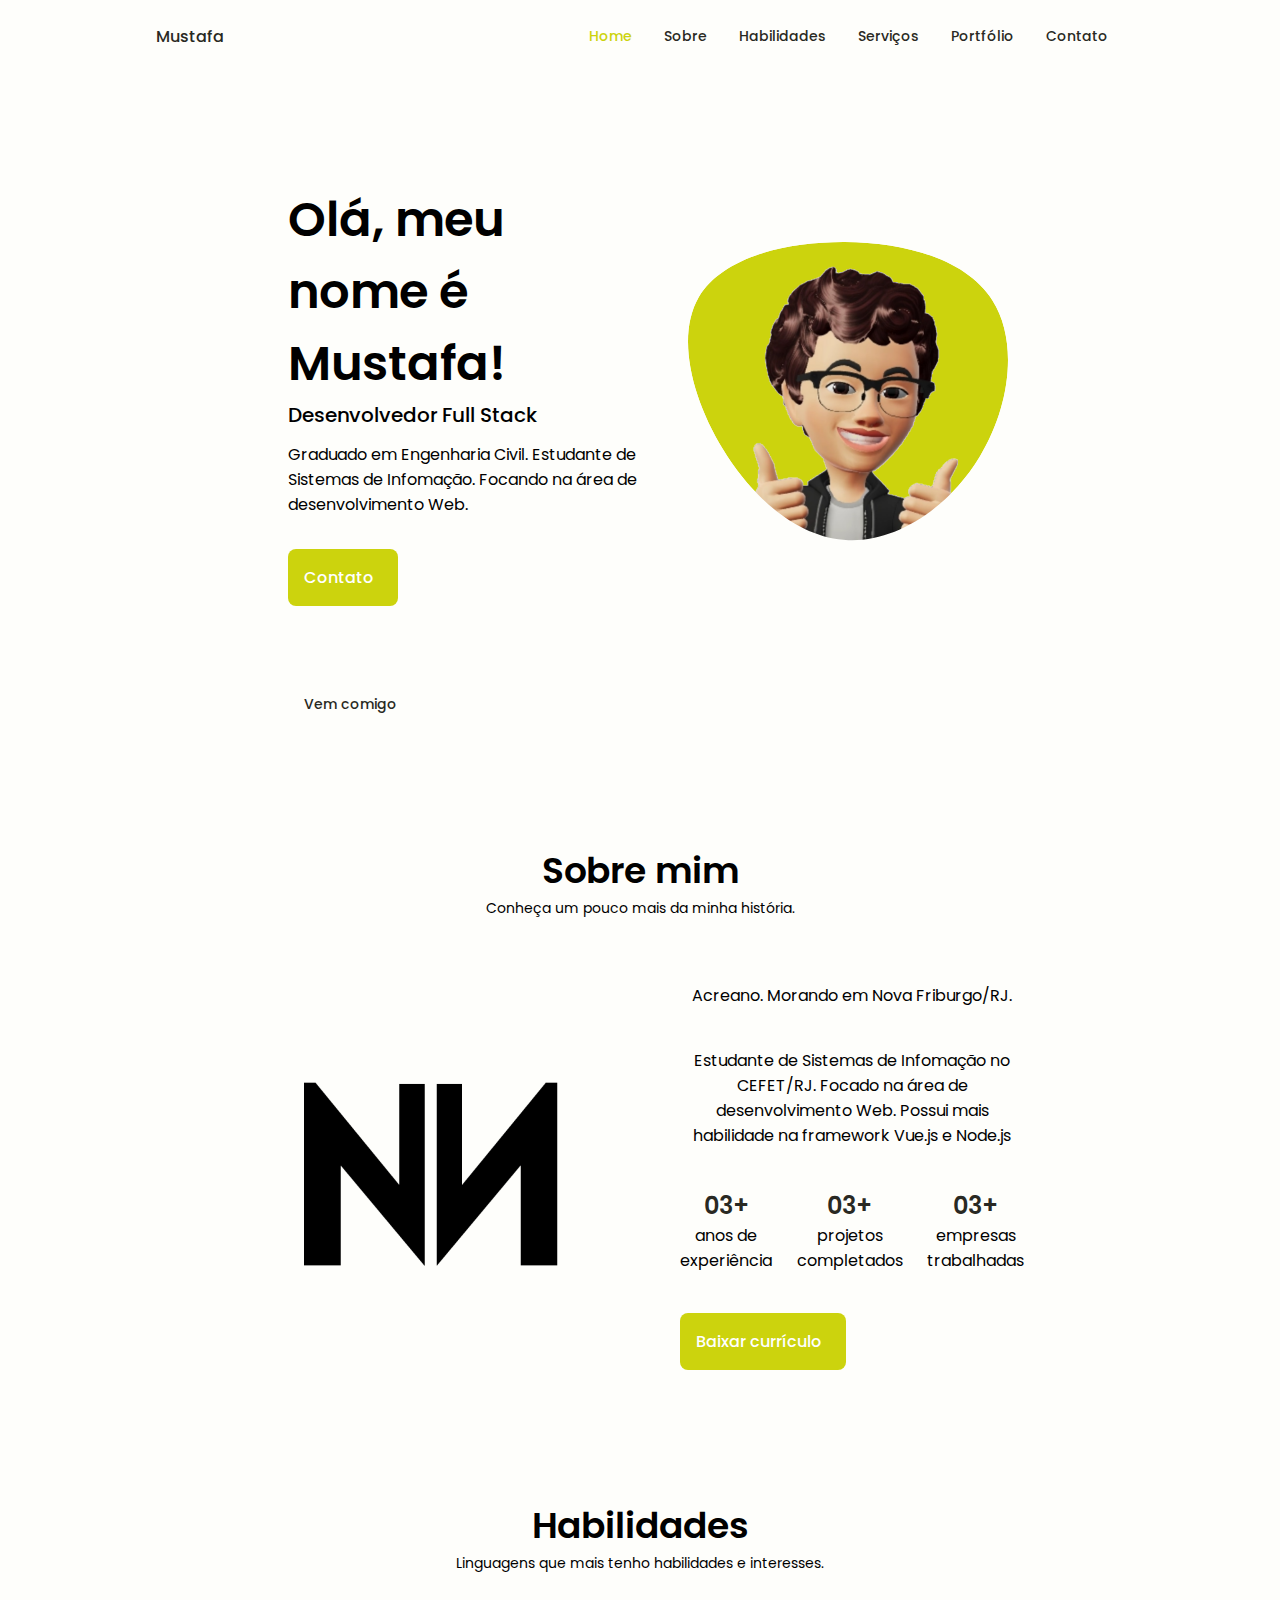
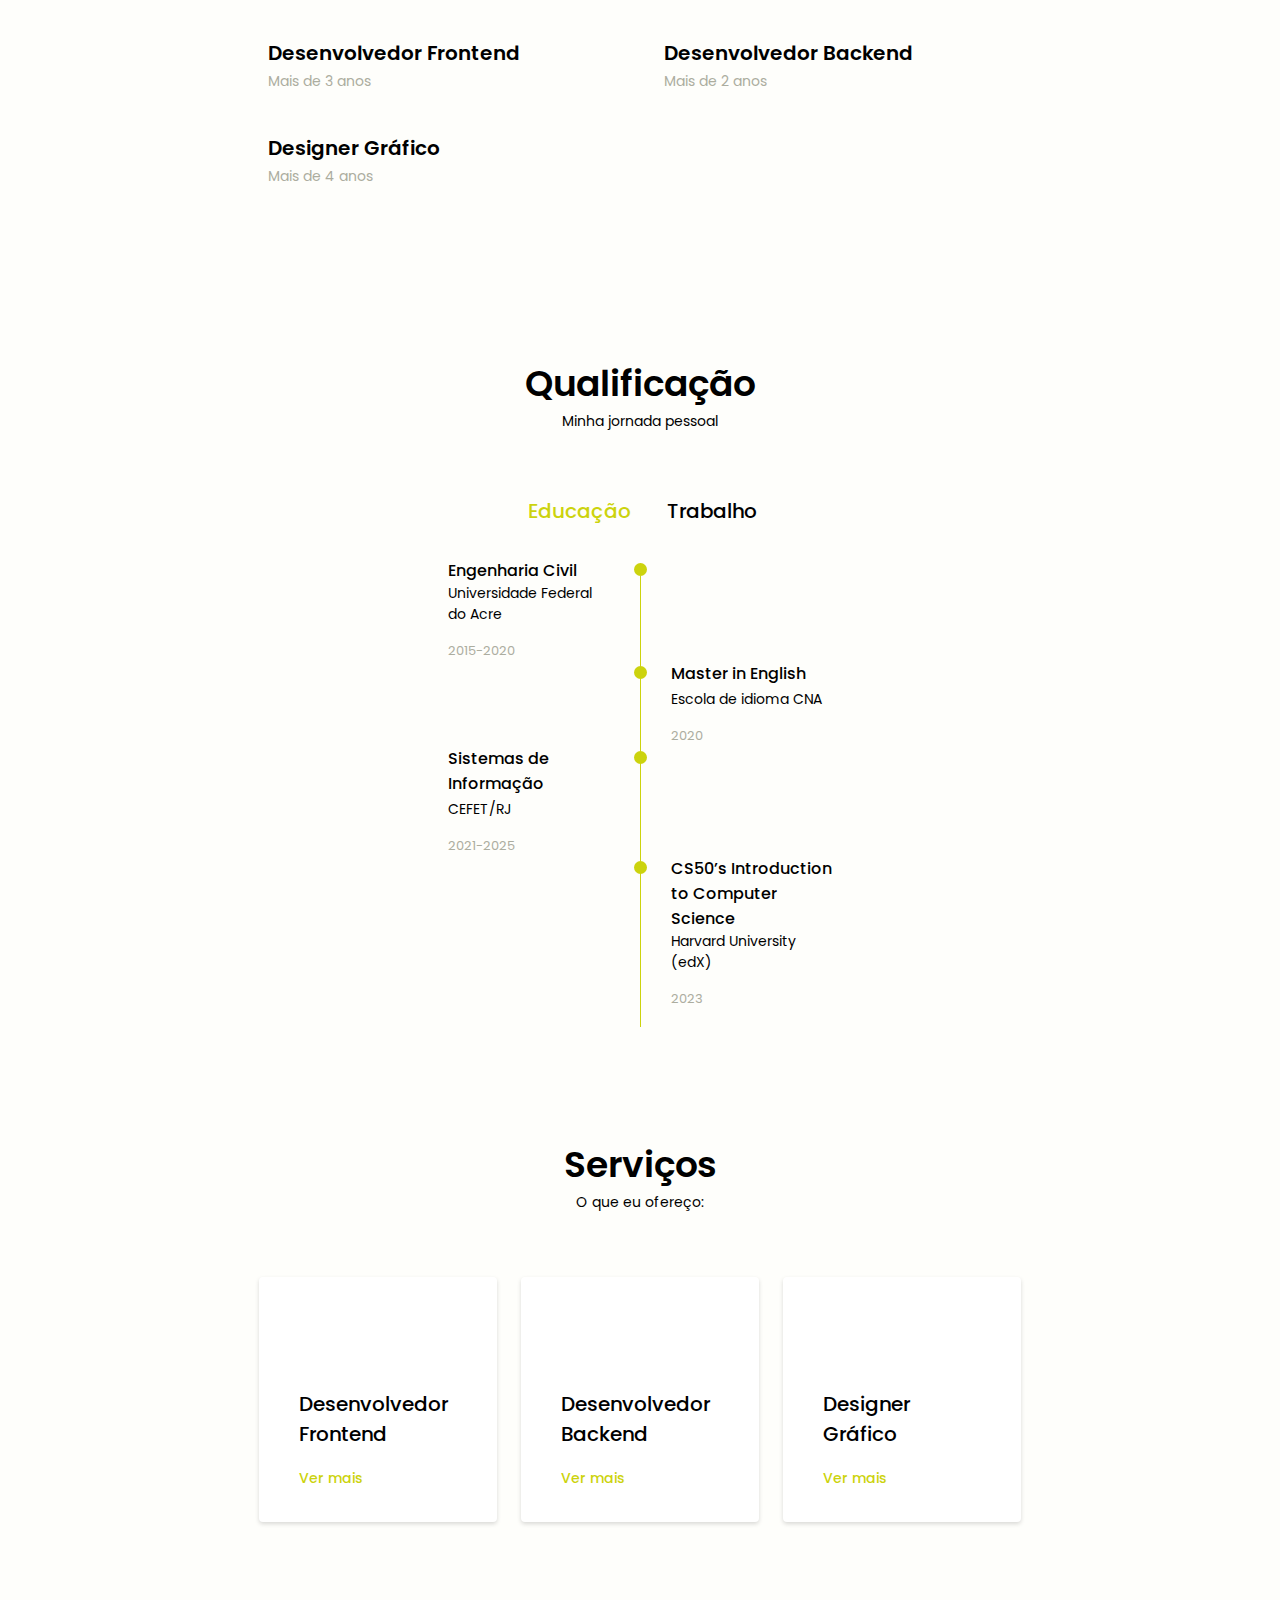
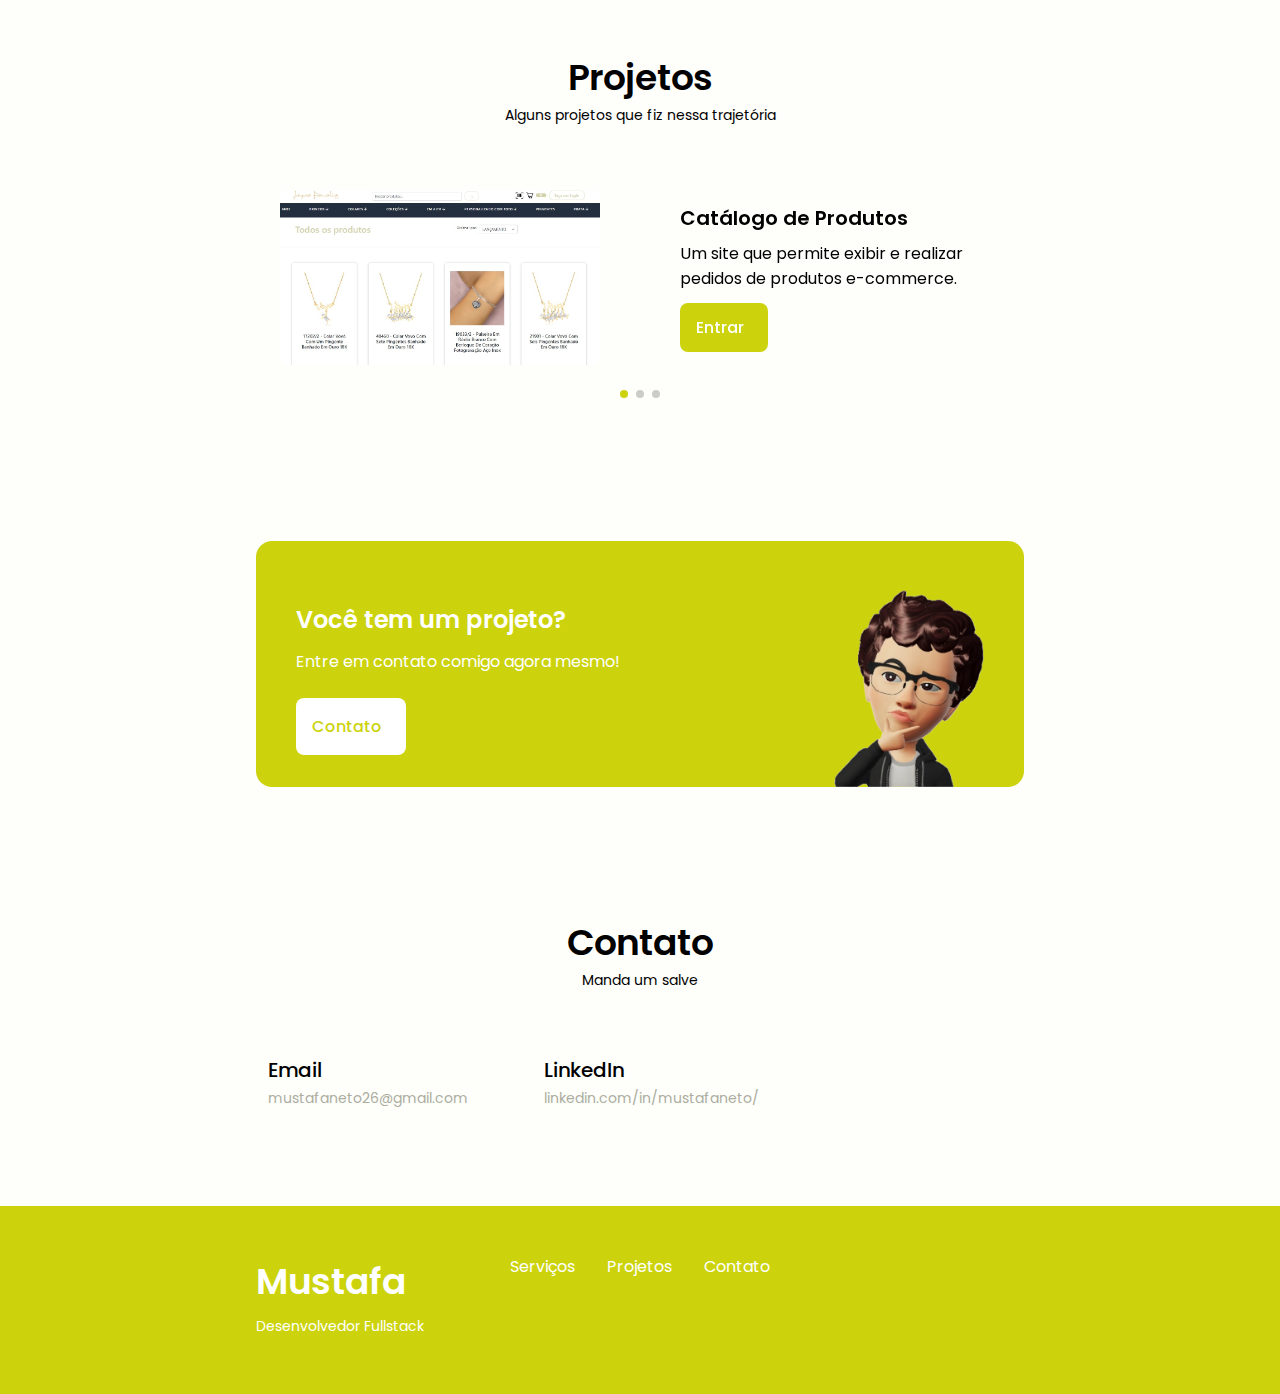
<file: index.html>
<!DOCTYPE html>
<html lang="pt-br">
  <head>
    <meta charset="UTF-8" />
    <meta http-equiv="X-UA-Compatible" content="IE=edge" />
    <meta name="viewport" content="width=device-width, initial-scale=1.0" />
    <title>Mustafa Neto | Full Stack Developer</title>

    <link
      rel="stylesheet"
      href="https://unicons.iconscout.com/release/v4.0.0/css/line.css"
    />
    <link rel="stylesheet" href="./assets/css/swiper-bundle.min.css" />

    <link rel="stylesheet" href="/assets/css/style.css" />
  </head>

  <body>
    <header class="header" id="header">
      <nav class="nav container">
        <a href="" class="nav__logo">Mustafa</a>

        <div class="nav__menu" id="nav-menu">
          <ul class="nav__list grid">
            <li class="nav__item">
              <a href="#home" class="nav__link active-link">
                <i class="uil uil-estate nav__icon"></i>
                Home
              </a>
            </li>

            <li class="nav__item">
              <a href="#about" class="nav__link">
                <i class="uil uil-user nav__icon"></i>
                Sobre
              </a>
            </li>

            <li class="nav__item">
              <a href="#skills" class="nav__link">
                <i class="uil uil-file-alt nav__icon"></i>
                Habilidades
              </a>
            </li>

            <li class="nav__item">
              <a href="#services" class="nav__link">
                <i class="uil uil-briefcase-alt nav__icon"></i>
                Serviços
              </a>
            </li>

            <li class="nav__item">
              <a href="#portfolio" class="nav__link">
                <i class="uil uil-scenery nav__icon"></i>
                Portfólio
              </a>
            </li>

            <li class="nav__item">
              <a href="#contact" class="nav__link">
                <i class="uil uil-message nav__icon"></i>
                Contato
              </a>
            </li>
          </ul>

          <i class="uil uil-times nav__close" id="nav-close"></i>
        </div>

        <div class="nav__btns">
          <i class="uil uil-moon change-theme" id="theme-button"></i>

          <div class="nav__toggle" id="nav-toggle">
            <i class="uil uil-apps"></i>
          </div>
        </div>
      </nav>
    </header>

    <main class="main">
      <section class="home section" id="home">
        <div class="home__container container grid">
          <div class="home__content grid">
            <div class="home__social">
              <a
                href="https://www.linkedin.com/in/mustafaneto"
                target="_blank"
                class="home__social-icon"
              >
                <i class="uil uil-linkedin"></i>
              </a>

              <a
                href="https://github.com/mustafaneto"
                target="_blank"
                class="home__social-icon"
              >
                <i class="uil uil-github"></i>
              </a>

             
            </div>

            <div class="home__img">
              <svg
                class="home__blob"
                viewBox="0 0 200 187"
                xmlns="http://www.w3.org/2000/svg"
                xmlns:xlink="http://www.w3.org/1999/xlink"
              >
                <mask id="mask0" mask-type="alpha">
                  <path
                    d="M190.312 36.4879C206.582 62.1187 201.309 102.826 182.328 134.186C163.346 165.547 
      130.807 187.559 100.226 186.353C69.6454 185.297 41.0228 161.023 21.7403 129.362C2.45775 
      97.8511 -7.48481 59.1033 6.67581 34.5279C20.9871 10.1032 59.7028 -0.149132 97.9666 
      0.00163737C136.23 0.303176 174.193 10.857 190.312 36.4879Z"
                  ></path>
                </mask>

                <g mask="url(#mask0)">
                  <path
                    d="M190.312 36.4879C206.582 62.1187 201.309 102.826 182.328 134.186C163.346 
      165.547 130.807 187.559 100.226 186.353C69.6454 185.297 41.0228 161.023 21.7403 
      129.362C2.45775 97.8511 -7.48481 59.1033 6.67581 34.5279C20.9871 10.1032 59.7028 
      -0.149132 97.9666 0.00163737C136.23 0.303176 174.193 10.857 190.312 36.4879Z"
                  ></path>

                  <image
                    class="home__blob-img"
                    x="-50"
                    y="-150"
                    id="profile-image"
                    href="./assets/imagens/perfil.png"
                  ></image>
                </g>
              </svg>
            </div>

            <div class="home__data">
              <h1 class="home__title">Olá, meu nome é Mustafa!</h1>

              <h3 class="home__subtitle">Desenvolvedor Full Stack</h3>

              <p class="home__description">
                Graduado em Engenharia Civil. Estudante de Sistemas de
                Infomação. Focando na área de desenvolvimento Web.
              </p>

              <a href="#contact" class="button button--flex">
                Contato

                <i class="uil uil-message button__icon"></i>
              </a>
            </div>
          </div>

          <div class="home__scroll">
            <a href="#sobre" class="home__scroll-button button--flex">
              <i class="uil uil-mouse-alt home__scroll-mouse"></i>

              <span class="home__scroll-name">Vem comigo</span>

              <i class="uil uil-arrow-down home__scroll-arrow"></i>
            </a>
          </div>
        </div>
      </section>

      <section class="about section" id="about">
        <h2 class="section__title">Sobre mim</h2>

        <span class="section__subtitle">
          Conheça um pouco mais da minha história.
        </span>

        <div class="about__container container grid">
          <img
            id="imagemLogo"
            src="/assets/imagens/logo/logo-semfundo.png"
            alt=""
            class="about__img"
          />

          <div class="about__data">
            <p class="about__description">
              Acreano. Morando em Nova Friburgo/RJ.
            </p>

            <p class="about__description">
              Estudante de Sistemas de Infomação no CEFET/RJ. Focado na área de
              desenvolvimento Web. Possui mais habilidade na framework Vue.js e Node.js
            </p>

            <div class="about__info">
              <div>
                <span class="about__info-title">03+</span>

                <span class="about__info-name">
                  anos de

                  <br />
                  experiência
                </span>
              </div>

              <div>
                <span class="about__info-title">03+</span>

                <span class="about__info-name">
                  projetos

                  <br />
                  completados
                </span>
              </div>

              <div>
                <span class="about__info-title">03+</span>

                <span class="about__info-name">
                  empresas

                  <br />
                  trabalhadas
                </span>
              </div>
            </div>

            <div class="about__buttons">
              <a
                download=""
                href="assets/pdf/Mustafa_Ribeiro_CV-PT.pdf"
                class="button button--flex"
              >
                Baixar currículo

                <i class="uil uil-file-download button__icon"></i>
              </a>
            </div>
          </div>
        </div>
      </section>

      <section class="skills section" id="skills">
        <h2 class="section__title">Habilidades</h2>

        <span class="section__subtitle">
          Linguagens que mais tenho habilidades e interesses.
        </span>

        <div class="skills__container container grid">
          <div class="class">
            <div class="skills__content skills__close">
              <div class="skills_header">
                <i class="uil uil-brackets-curly skills__icon"></i>

                <div>
                  <h1 class="skills__title">Desenvolvedor Frontend</h1>

                  <span class="skills__subtitle">Mais de 3 anos</span>
                </div>

                <i class="uil uil-angle-down skills__arrow"></i>
              </div>

              <div class="skills__list grid">
                <div class="skills__data">
                  <div class="skills__titles">
                    <h3 class="skills__name">Vue.js</h3>
                  </div>

                  <div class="skills__bar">
                    <span class="skills__percentage skills__vue"></span>
                  </div>
                </div>

                <div class="skills__data">
                  <div class="skills__titles">
                    <h3 class="skills__name">Vuetify</h3>
                  </div>

                  <div class="skills__bar">
                    <span class="skills__percentage skills__vue"></span>
                  </div>
                </div>

                <div class="skills__data">
                  <div class="skills__titles">
                    <h3 class="skills__name">Tailwind</h3>
                  </div>

                  <div class="skills__bar">
                    <span class="skills__percentage skills__vue"></span>
                  </div>
                </div>
              </div>
            </div>
          </div>

          <div>
            <div class="skills__content skills__close">
              <div class="skills_header">
                <i class="uil uil-server-network skills__icon"></i>

                <div>
                  <h1 class="skills__title">Desenvolvedor Backend</h1>

                  <span class="skills__subtitle">Mais de 2 anos</span>
                </div>

                <i class="uil uil-angle-down skills__arrow"></i>
              </div>

              <div class="skills__list grid">
                <div class="skills__data">
                  <div class="skills__titles">
                    <h3 class="skills__name">C#</h3>
                  </div>

                  <div class="skills__bar">
                    <span class="skills__percentage skills__csharp"></span>
                  </div>
                </div>

                <div class="skills__data">
                  <div class="skills__titles">
                    <h3 class="skills__name">MySQL</h3>
                  </div>

                  <div class="skills__bar">
                    <span class="skills__percentage skills__mysql"></span>
                  </div>
                </div>

                <div class="skills__data">
                  <div class="skills__titles">
                    <h3 class="skills__name">Node.js</h3>
                  </div>

                  <div class="skills__bar">
                    <span class="skills__percentage skills__nodejs"></span>
                  </div>
                </div>
              </div>
            </div>
          </div>

          <div>
            <div class="skills__content skills__close">
              <div class="skills_header">
                <i class="uil uil-swatchbook skills__icon"></i>

                <div>
                  <h1 class="skills__title">Designer Gráfico</h1>

                  <span class="skills__subtitle">Mais de 4 anos</span>
                </div>

                <i class="uil uil-angle-down skills__arrow"></i>
              </div>

              <div class="skills__list grid">
                <div class="skills__data">
                  <div class="skills__titles">
                    <h3 class="skills__name">Canva</h3>
                  </div>

                  <div class="skills__bar">
                    <span class="skills__percentage skills__canva"></span>
                  </div>
                </div>

                <div class="skills__data">
                  <div class="skills__titles">
                    <h3 class="skills__name">Photoshop</h3>
                  </div>

                  <div class="skills__bar">
                    <span class="skills__percentage skills__photoshop"></span>
                  </div>
                </div>
              </div>
            </div>
          </div>
        </div>
      </section>

      <section class="qualification section">
        <h2 class="section__title">Qualificação</h2>

        <span class="section__subtitle">Minha jornada pessoal</span>

        <div class="qualification__container container">
          <div class="qualification__tabs">
            <div
              class="qualification__button button--flex qualification__active"
              data-target="#education"
            >
              <i class="uil uil-graduation-cap qualification__icon"></i>
              Educação
            </div>

            <div class="qualification__button button--flex" data-target="#work">
              <i class="uil uil-briefcase-alt qualification__icon"></i>
              Trabalho
            </div>
          </div>

          <div class="qualification__sections">
            <!-- ==========================QUALIFICATION CONTENT 1========================= -->

            <div
              class="qualification__content qualification__active"
              data-content="data-content"
              id="education"
            >
              <!-- ==========================QUALIFICATION 1========================= -->

              <div class="qualification__data">
                <div>
                  <h3 class="qualification__title">Engenharia Civil</h3>

                  <span class="qualification__subtitle"
                    >Universidade Federal do Acre</span
                  >

                  <div class="qualification__calendar">
                    <i class="uil uil-calendar-alt"></i>
                    2015-2020
                  </div>
                </div>

                <div>
                  <span class="qualification__rounder"></span>
                  <span class="qualification__line"></span>
                </div>
              </div>

              <!-- ==========================QUALIFICATION 2========================= -->

              <div class="qualification__data">
                <div></div>

                <div>
                  <span class="qualification__rounder"></span>
                  <span class="qualification__line"></span>
                </div>

                <div>
                  <h3 class="qualification__title">Master in English</h3>

                  <span class="qualification__subtitle"
                    >Escola de idioma CNA</span
                  >

                  <div class="qualification__calendar">
                    <i class="uil uil-calendar-alt"></i>
                    2020
                  </div>
                </div>
              </div>

              <!-- ==========================QUALIFICATION 3========================= -->

              <div class="qualification__data">
                <div>
                  <h3 class="qualification__title">Sistemas de Informação</h3>

                  <span class="qualification__subtitle">CEFET/RJ</span>

                  <div class="qualification__calendar">
                    <i class="uil uil-calendar-alt"></i>
                    2021-2025
                  </div>
                </div>

                <div>
                  <span class="qualification__rounder"></span>
                  <span class="qualification__line"></span>
                </div>
              </div>

              <!-- ==========================QUALIFICATION 4========================= -->

              <div class="qualification__data">
                <div></div>

                <div>
                  <span class="qualification__rounder"></span>
                  <span class="qualification__line"></span>
                </div>

                <div>
                  <h3 class="qualification__title">
                    CS50’s Introduction to Computer Science
                  </h3>

                  <span class="qualification__subtitle"
                    >Harvard University (edX)
                  </span>

                  <div class="qualification__calendar">
                    <i class="uil uil-calendar-alt"></i>
                    2023
                  </div>
                </div>
              </div>
            </div>

            <!-- ==========================QUALIFICATION CONTENT 2========================= -->

            <div
              class="qualification__content"
              data-content="data-content"
              id="work"
            >
              <!-- ==========================QUALIFICATION 1========================= -->

              <div class="qualification__data">
                <div>
                  <h3 class="qualification__title">Estagiário Frontend</h3>

                  <span class="qualification__subtitle">Cirius ERP</span>

                  <div class="qualification__calendar">
                    <i class="uil uil-calendar-alt"></i>
                    2021-2023
                  </div>
                </div>

                <div>
                  <span class="qualification__rounder"></span>
                  <span class="qualification__line"></span>
                </div>
              </div>

              <!-- ==========================QUALIFICATION 2========================= -->

              <div class="qualification__data">
                <div></div>

                <div>
                  <span class="qualification__rounder"></span>
                  <span class="qualification__line"></span>
                </div>

                <div>
                  <h3 class="qualification__title">Programador Full Stack</h3>

                  <span class="qualification__subtitle">Cirius ERP </span>

                  <div class="qualification__calendar">
                    <i class="uil uil-calendar-alt"></i>
                    2023 - 2024
                  </div>
                </div>
              </div>

               <!-- ==========================QUALIFICATION 3========================= -->

               <div class="qualification__data">
                <div>
                  <h3 class="qualification__title">Desenvolvedor FullStack</h3>

                  <span class="qualification__subtitle">A4PM</span>

                  <div class="qualification__calendar">
                    <i class="uil uil-calendar-alt"></i>
                    2024-presente
                  </div>
                </div>

                <div>
                  <span class="qualification__rounder"></span>
                  <span class="qualification__line"></span>
                </div>
              </div>
            </div>
          </div>
        </div>
      </section>

      <section class="services section" id="services">
        <h2 class="section__title">Serviços</h2>
        <span class="section__subtitle">O que eu ofereço:</span>

        <div class="services__container container grid">
          <!-- Serviço 1 -->
          <div class="services__content">
            <div>
              <i class="uil uil-brackets-curly services__icon"></i>
              <h3 class="services__title">
                Desenvolvedor <br />
                Frontend
              </h3>
            </div>

            <span
              class="button button--flex button--small button--link services__button"
            >
              Ver mais
              <i class="uil uil-arrow-right button__icon"></i>
            </span>

            <div class="services__modal">
              <div class="services__modal-content">
                <h4 class="services__modal-title">
                  Desenvolvedor <br />
                  Frontend
                </h4>
                <i class="uil uil-times services__modal-close"></i>

                <ul class="services__modal-services grid">
                  <li class="services__modal-service">
                    <i class="uil uil-check-circle services__modal-icon"></i>
                    <p>
                      Projetar e desenvolver layouts e interfaces de usuário.
                    </p>
                  </li>
                  <li class="services__modal-service">
                    <i class="uil uil-check-circle services__modal-icon"></i>
                    <p>Implementar interações e efeitos visuais.</p>
                  </li>
                  <li class="services__modal-service">
                    <i class="uil uil-check-circle services__modal-icon"></i>
                    <p>Otimizar o desempenho da interface do usuário.</p>
                  </li>
                  <li class="services__modal-service">
                    <i class="uil uil-check-circle services__modal-icon"></i>
                    <p>
                      Garantir a acessibilidade, compatibilidade com navegadores
                      e responsividade da interface do usuário.
                    </p>
                  </li>
                </ul>
              </div>
            </div>
          </div>
          <!-- Serviço 2 -->
          <div class="services__content">
            <div>
              <i class="uil uil-server-network services__icon"></i>
              <h3 class="services__title">
                Desenvolvedor <br />
                Backend
              </h3>
            </div>

            <span
              class="button button--flex button--small button--link services__button"
            >
              Ver mais
              <i class="uil uil-arrow-right button__icon"></i>
            </span>

            <div class="services__modal">
              <div class="services__modal-content">
                <h4 class="services__modal-title">
                  Desenvolvedor <br />
                  Backend
                </h4>
                <i class="uil uil-times services__modal-close"></i>

                <ul class="services__modal-services grid">
                  <li class="services__modal-service">
                    <i class="uil uil-check-circle services__modal-icon"></i>
                    <p>Criação e manuntenção de APIs.</p>
                  </li>
                  <li class="services__modal-service">
                    <i class="uil uil-check-circle services__modal-icon"></i>
                    <p>Criação e manuntenção de banco de dados.</p>
                  </li>
                  <li class="services__modal-service">
                    <i class="uil uil-check-circle services__modal-icon"></i>
                    <p>Implementação de lógica de negócios.</p>
                  </li>
                  <li class="services__modal-service">
                    <i class="uil uil-check-circle services__modal-icon"></i>
                    <p>Garantir a segurança e disponibilidade dos sistemas.</p>
                  </li>
                </ul>
              </div>
            </div>
          </div>
          <!-- Serviço 3 -->
          <div class="services__content">
            <div>
              <i class="uil uil-swatchbook services__icon"></i>
              <h3 class="services__title">
                Designer <br />
                Gráfico
              </h3>
            </div>

            <span
              class="button button--flex button--small button--link services__button"
            >
              Ver mais
              <i class="uil uil-arrow-right button__icon"></i>
            </span>

            <div class="services__modal">
              <div class="services__modal-content">
                <h4 class="services__modal-title">
                  Designer <br />
                  Gráfico
                </h4>
                <i class="uil uil-times services__modal-close"></i>

                <ul class="services__modal-services grid">
                  <li class="services__modal-service">
                    <i class="uil uil-check-circle services__modal-icon"></i>
                    <p>Criação de conceitos visuais e layouts.</p>
                  </li>
                  <li class="services__modal-service">
                    <i class="uil uil-check-circle services__modal-icon"></i>
                    <p>
                      Projetar elementos gráficos, tais como logotipos, ícones,
                      ilustrações e imagens.
                    </p>
                  </li>
                  <li class="services__modal-service">
                    <i class="uil uil-check-circle services__modal-icon"></i>
                    <p>
                      Selecionar e utilizar cores, tipografia, imagens e outros
                      elementos visuais para criar uma aparência coerente e
                      atraente.
                    </p>
                  </li>
                  <li class="services__modal-service">
                    <i class="uil uil-check-circle services__modal-icon"></i>
                    <p>Edição de imagens e vídeos.</p>
                  </li>
                </ul>
              </div>
            </div>
          </div>
        </div>
      </section>

      <section class="portfolio section" id="portfolio">
        <h2 class="section__title">Projetos</h2>
        <span class="section__subtitle">
          Alguns projetos que fiz nessa trajetória
        </span>

        <div class="portfolio__container container swiper mySwiper">
          <div class="swiper-wrapper">
            <!-- PORTFOLIO 1 -->
            <div class="portfolio__content grid swiper-slide">
              <img
                src="/assets/imagens/portfolio/catalogo.jpg"
                alt=""
                class="portfolio__img"
              />
              <div class="portfolio__data">
                <h3 class="portfolio__title">Catálogo de Produtos</h3>
                <p class="portfolio__description">
                  Um site que permite exibir e realizar pedidos de produtos
                  e-commerce.
                </p>
                <a
                  href="https://ciriuserp.com.br/erp/pedidos/joycefenolio/produtos"
                  target="_blank"
                  class="button button--flex button--small portfolio__button"
                  >Entrar
                  <i class="uil uil-arrow-right button__icon"></i>
                </a>
              </div>
            </div>

            <!-- PORTFOLIO 2 -->
            <div class="portfolio__content grid swiper-slide">
              <img
                src="/assets/imagens/portfolio/cirius.png"
                alt=""
                class="portfolio__img"
              />
              <div class="portfolio__data">
                <h3 class="portfolio__title">Cirius ERP</h3>
                <p class="portfolio__description">
                  Landing Page para obter dados de clientes para empresa Cirius.
                </p>
                <a
                  href="https://ciriuserp.com.br/erp/landingpage/"
                  target="_blank"
                  class="button button--flex button--small portfolio__button"
                  >Entrar
                  <i class="uil uil-arrow-right button__icon"></i>
                </a>
              </div>
            </div>

            <!-- PORTFOLIO 3 -->
            <div class="portfolio__content grid swiper-slide">
              <img
                src="/assets/imagens/portfolio/sensualle.png"
                alt=""
                class="portfolio__img"
              />
              <div class="portfolio__data">
                <h3 class="portfolio__title">Sensualle</h3>
                <p class="portfolio__description">
                  Landing Page para obter dados de clientes para loja Sensualle.
                </p>
                <a
                  href="https://sensualle.us/landingpage/"
                  target="_blank"
                  class="button button--flex button--small portfolio__button"
                  >Entrar
                  <i class="uil uil-arrow-right button__icon"></i>
                </a>
              </div>
            </div>
          </div>

          <div class="swiper-button-next">
            <i class="uil uil-angle-right-b swiper-portfolio-icon"></i>
          </div>
          <div class="swiper-button-prev">
            <i class="uil uil-angle-left-b swiper-portfolio-icon"></i>
          </div>
          <div class="swiper-pagination"></div>
        </div>
      </section>

      <section class="project section">
        <div class="project__bg">
          <div class="project__container container grid">
            <div class="project__data">
              <h2 class="project__title">Você tem um projeto?</h2>
              <p class="project__description">
                Entre em contato comigo agora mesmo!
              </p>
              <a href="#contact" class="button button--flex button--white">
                Contato
                <i class="uil uil-message project__icon button__icon"></i>
              </a>
            </div>

            <img
              src="./assets/imagens/projeto.png"
              alt=""
              class="project__img"
            />
          </div>
        </div>
      </section>

      <section class="contact section" id="contact">
        <h2 class="section__title">Contato</h2>
        <span class="section__subtitle"> Manda um salve </span>

        <div class="contact__container container grid">


          <div class="contact__information">
            <i class="uil uil-envelope contact__icon"></i>

            <div>
              <h3 class="contact__title">Email</h3>
              <span class="contact__subtitle"> mustafaneto26@gmail.com </span>
            </div>
          </div>

          <div class="contact__information">
            <i class="uil uil-linkedin-alt contact__icon"></i>

            <div>
              <h3 class="contact__title">LinkedIn</h3>
              <span class="contact__subtitle">
                linkedin.com/in/mustafaneto/
              </span>
            </div>
          </div>
        </div>
      </section>
    </main>

    <footer class="footer">
      <div class="footer__bg">
        <div class="footer__container container grid">
          <div>
            <h1 class="footer__title">Mustafa</h1>
            <span class="footer__subtitle"> Desenvolvedor Fullstack </span>
          </div>

          <ul class="footer__links">
            <li>
              <a href="#services" class="footer__link">Serviços</a>
            </li>
            <li>
              <a href="#portfolio" class="footer__link">Projetos</a>
            </li>
            <li>
              <a href="#contact" class="footer__link">Contato</a>
            </li>
          </ul>

          <div class="footer__socials">
            <a
              href="https://github.com/mustafaneto"
              target="_blank"
              class="footer__social"
              ><i class="uil uil-github-alt"></i
            ></a>

            <a
              href="https://www.linkedin.com/in/mustafaneto/"
              target="_blank"
              class="footer__social"
              ><i class="uil uil-linkedin-alt"></i
            ></a>
          </div>
        </div>
      </div>
    </footer>

    <a href="#" class="scrollup" id="scroll-up">
      <i class="uil uil-arrow-up scrollup__icon"></i>
    </a>

    <script src="./assets/js/swiper-bundle.min.js"></script>
    <script src="./assets/js/main.js"></script>
  </body>
</html>
</file>
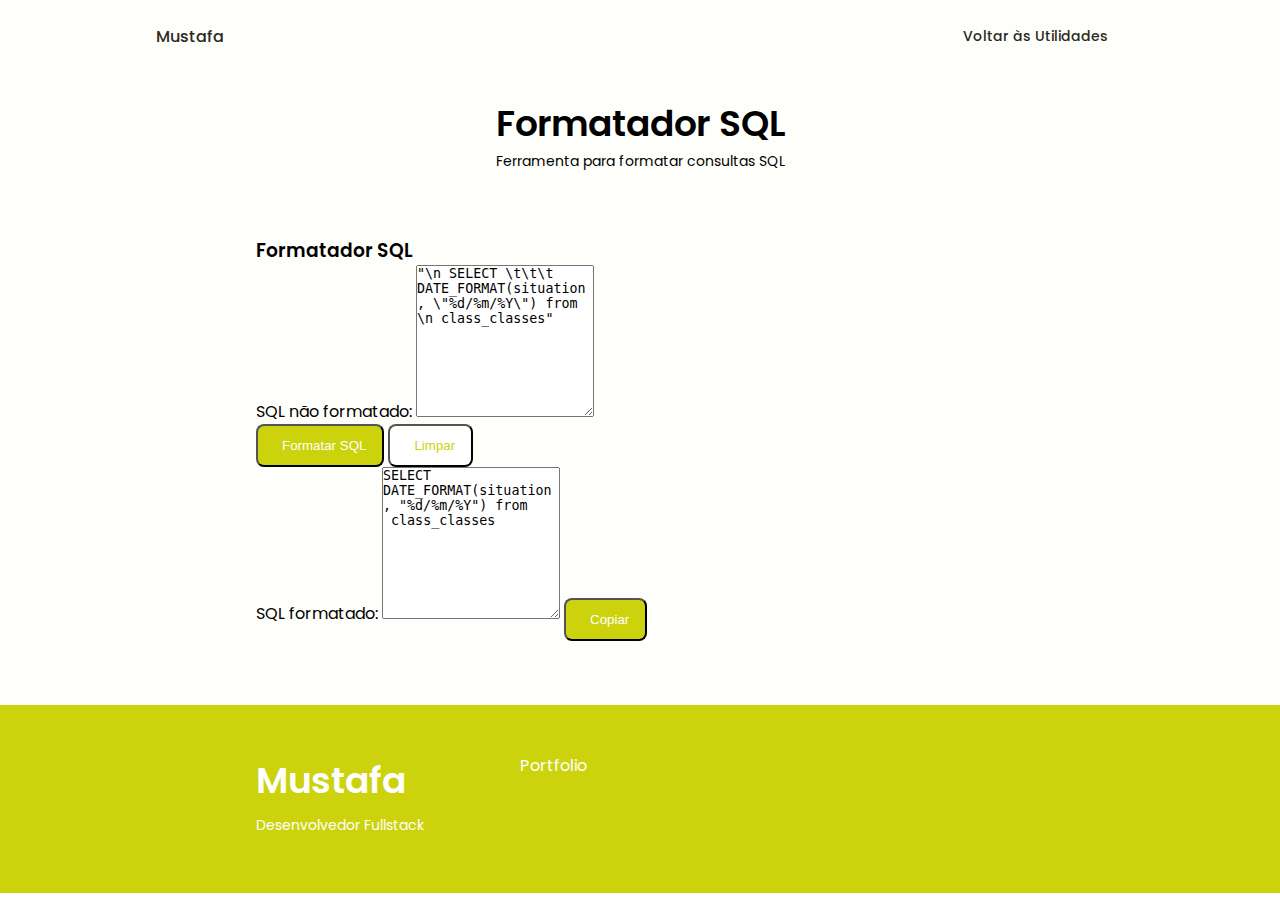
<file: formatador_sql.html>
<!DOCTYPE html>
<html lang="pt-br">
  <head>
    <meta charset="UTF-8" />
    <meta http-equiv="X-UA-Compatible" content="IE=edge" />
    <meta name="viewport" content="width=device-width, initial-scale=1.0" />
    <title>Formatador SQL | Mustafa Neto</title>

    <link
      rel="stylesheet"
      href="https://unicons.iconscout.com/release/v4.0.0/css/line.css"
    />
    <link rel="stylesheet" href="./assets/css/style.css" />
  </head>

  <body class="formatador-sql">
    <header class="header" id="header">
      <nav class="nav container">
        <a href="index.html" class="nav__logo">Mustafa</a>

        <div class="nav__menu" id="nav-menu">
          <ul class="nav__list grid">
            <li class="nav__item">
              <a href="utilidades.html" class="nav__link">
                <i class="uil uil-apps nav__icon"></i>
                Voltar às Utilidades
              </a>
            </li>
          </ul>

          <i class="uil uil-times nav__close" id="nav-close"></i>
        </div>

        <div class="nav__btns">
          <i class="uil uil-moon change-theme" id="theme-button"></i>

          <div class="nav__toggle" id="nav-toggle">
            <i class="uil uil-apps"></i>
          </div>
        </div>
      </nav>
    </header>

    <main class="main">
      <section class="utilities section" id="utilities">
        <h2 class="section__title">Formatador SQL</h2>
        <span class="section__subtitle">Ferramenta para formatar consultas SQL</span>

        <div class="utilities__container container grid">
          <!-- Ferramenta de Formatação SQL -->
          <div class="utilities__content">
            <div class="utilities__header">
              <i class="uil uil-database utilities__icon"></i>
              <h3 class="utilities__title">Formatador SQL</h3>
            </div>
            
            <div class="utilities__tool">
              <div class="utilities__input-group">
                <label for="sql-input" class="utilities__label">SQL não formatado:</label>
                <textarea 
                  id="sql-input" 
                  class="utilities__textarea" 
                  placeholder="Cole seu SQL aqui..."
                  rows="10"
                >"\n SELECT \t\t\t DATE_FORMAT(situation, \"%d/%m/%Y\") from \n class_classes"</textarea>
              </div>
              
              <div class="utilities__buttons">
                <button id="format-sql-btn" class="button button--flex button--small">
                  <i class="uil uil-refresh button__icon"></i>
                  Formatar SQL
                </button>
                <button id="clear-sql-btn" class="button button--flex button--small button--white">
                  <i class="uil uil-trash-alt button__icon"></i>
                  Limpar
                </button>
              </div>
              
              <div class="utilities__output-group">
                <label for="sql-output" class="utilities__label">SQL formatado:</label>
                <textarea 
                  id="sql-output" 
                  class="utilities__textarea utilities__output" 
                  placeholder="Resultado da formatação aparecerá aqui..."
                  rows="10"
                  readonly
                ></textarea>
                <button id="copy-sql-btn" class="button button--flex button--small">
                  <i class="uil uil-copy button__icon"></i>
                  Copiar
                </button>
              </div>
            </div>
          </div>
        </div>
      </section>
    </main>

    <footer class="footer">
      <div class="footer__bg">
        <div class="footer__container container grid">
          <div>
            <h1 class="footer__title">Mustafa</h1>
            <span class="footer__subtitle"> Desenvolvedor Fullstack </span>
          </div>

          <ul class="footer__links">
            <li>
              <a href="index.html" class="footer__link">Portfolio</a>
            </li>
          </ul>

          <div class="footer__socials">
            <a
              href="https://github.com/mustafaneto"
              target="_blank"
              class="footer__social"
              ><i class="uil uil-github-alt"></i
            ></a>

            <a
              href="https://www.linkedin.com/in/mustafaneto/"
              target="_blank"
              class="footer__social"
              ><i class="uil uil-linkedin-alt"></i
            ></a>
          </div>
        </div>
      </div>
    </footer>

    <a href="#" class="scrollup" id="scroll-up">
      <i class="uil uil-arrow-up scrollup__icon"></i>
    </a>

    <script>
      // Aguardar o DOM carregar completamente
      document.addEventListener('DOMContentLoaded', function() {
        // SQL Formatter
        const sqlInput = document.getElementById('sql-input');
        const sqlOutput = document.getElementById('sql-output');
        const formatSqlBtn = document.getElementById('format-sql-btn');
        const clearSqlBtn = document.getElementById('clear-sql-btn');
        const copySqlBtn = document.getElementById('copy-sql-btn');

        function formatSQL(sql) {
          if (!sql) return '';
          
          // Remove aspas duplas no início e fim da string
          let formatted = sql.replace(/^"/, '').replace(/"$/, '');
          
          // Primeiro, substitui \n por quebras de linha reais
          formatted = formatted.replace(/\\n/g, '\n');
          
          // Depois, substitui \t por espaços (4 espaços para cada tab)
          formatted = formatted.replace(/\\t/g, '    ');
          
          // Remove todas as barras invertidas restantes (incluindo as das aspas)
          formatted = formatted.replace(/\\/g, '');
          
          // Remove espaços em branco desnecessários no início e fim
          formatted = formatted.trim();
          
          return formatted;
        }

        function copyToClipboard(text) {
          navigator.clipboard.writeText(text).then(() => {
            // Feedback visual temporário
            const originalText = copySqlBtn.innerHTML;
            copySqlBtn.innerHTML = '<i class="uil uil-check button__icon"></i>Copiado!';
            copySqlBtn.style.backgroundColor = 'var(--first-color)';
            
            setTimeout(() => {
              copySqlBtn.innerHTML = originalText;
              copySqlBtn.style.backgroundColor = '';
            }, 2000);
          }).catch(err => {
            console.error('Erro ao copiar: ', err);
          });
        }

        if (formatSqlBtn) {
          formatSqlBtn.addEventListener('click', () => {
            const input = sqlInput.value;
            const formatted = formatSQL(input);
            sqlOutput.value = formatted;
          });
        }

        if (clearSqlBtn) {
          clearSqlBtn.addEventListener('click', () => {
            sqlInput.value = '';
            sqlOutput.value = '';
          });
        }

        if (copySqlBtn) {
          copySqlBtn.addEventListener('click', () => {
            const output = sqlOutput.value;
            if (output) {
              copyToClipboard(output);
            }
          });
        }

        // Formatação automática ao pressionar Enter no input
        if (sqlInput) {
          sqlInput.addEventListener('keydown', (e) => {
            if (e.key === 'Enter' && e.ctrlKey) {
              e.preventDefault();
              formatSqlBtn.click();
            }
          });
          
          // Formatar automaticamente se houver conteúdo pré-carregado
          if (sqlInput.value.trim()) {
            setTimeout(() => {
              formatSqlBtn.click();
            }, 500);
          }
        }
      });
    </script>
    <script src="./assets/js/main.js"></script>
  </body>
</html>
</file>
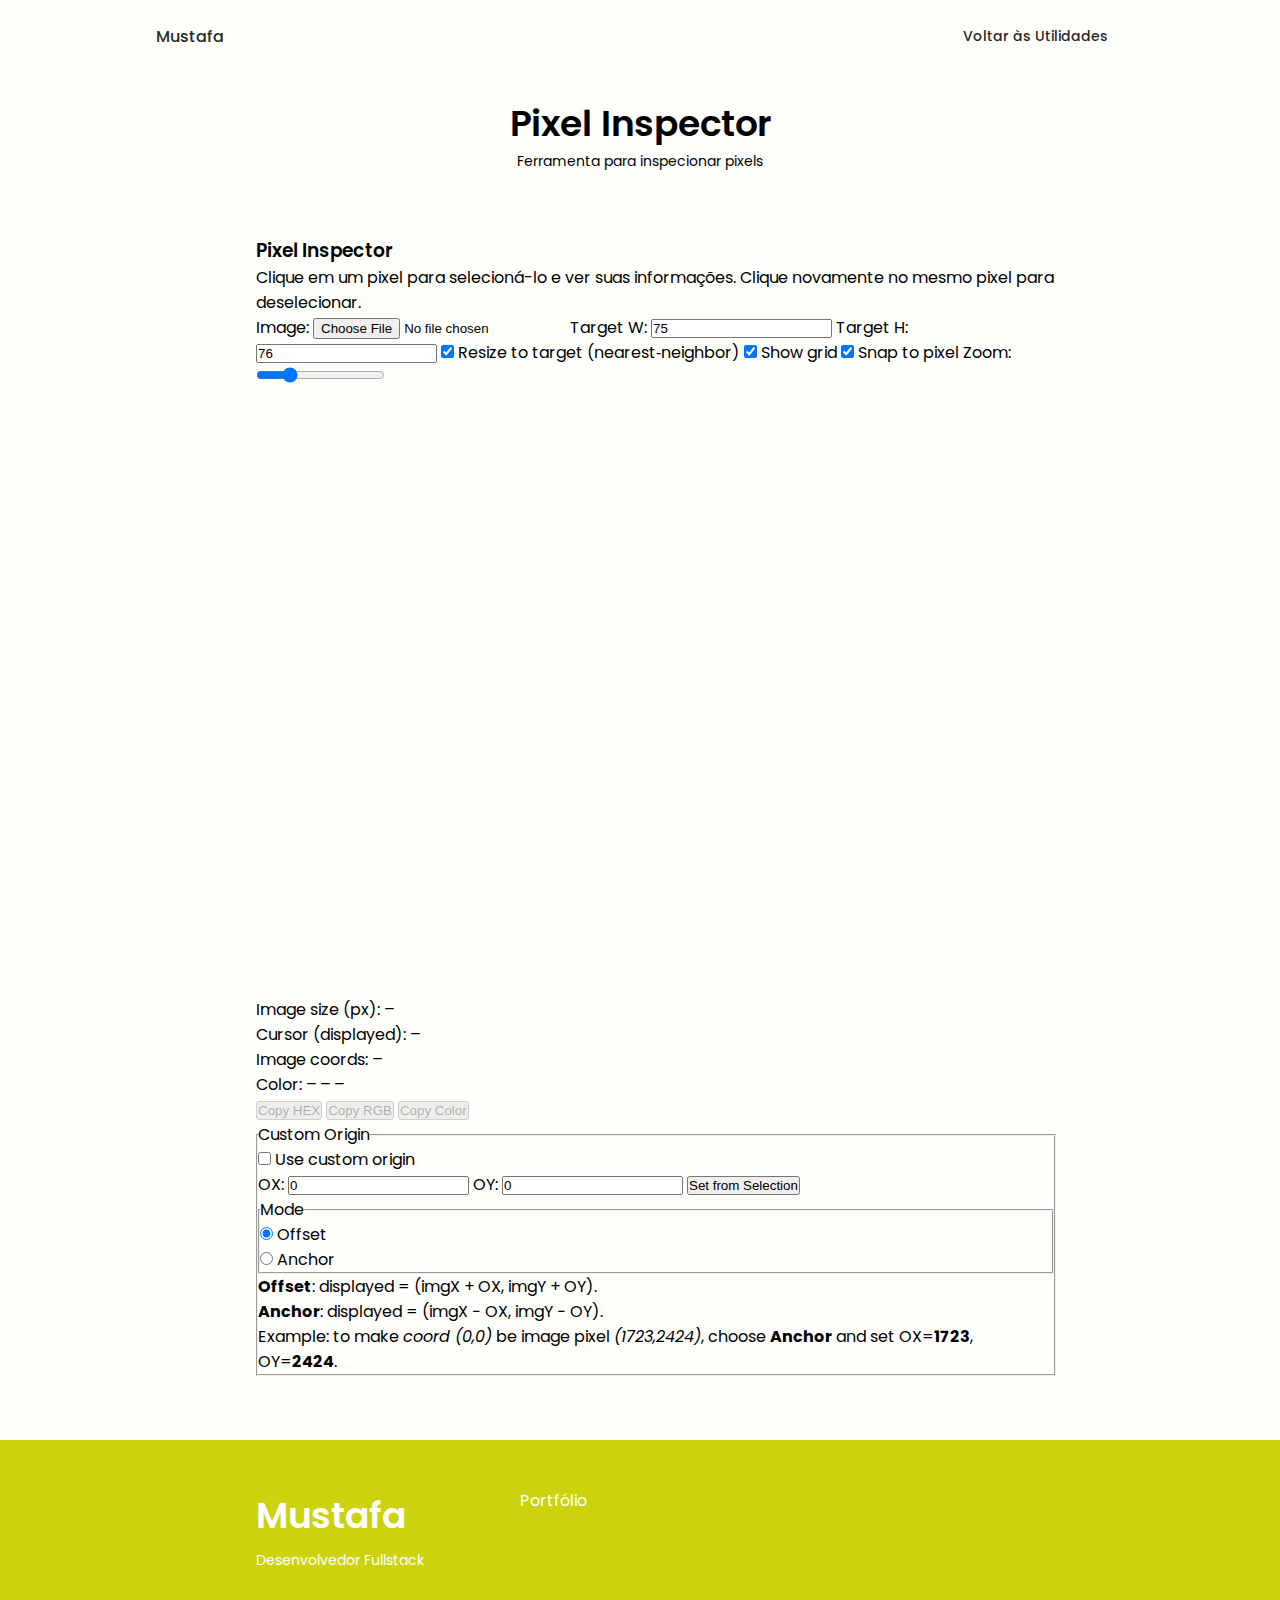
<file: pixel_art_generator.html>
<!DOCTYPE html>
<html lang="pt-br">
  <head>
    <meta charset="utf-8" />
    <meta name="viewport" content="width=device-width, initial-scale=1" />
    <title>Pixel Inspector | Mustafa Neto</title>
    <link
      rel="stylesheet"
      href="https://unicons.iconscout.com/release/v4.0.0/css/line.css"
    />
    <link rel="stylesheet" href="./assets/css/style.css" />
  </head>
  <body class="pixel-art">
    <header class="header" id="header">
      <nav class="nav container">
        <a href="index.html" class="nav__logo">Mustafa</a>
        <div class="nav__menu" id="nav-menu">
          <ul class="nav__list grid">
            <li class="nav__item">
              <a href="utilidades.html" class="nav__link">
                <i class="uil uil-apps nav__icon"></i>
                Voltar às Utilidades
              </a>
            </li>
          </ul>
          <i class="uil uil-times nav__close" id="nav-close"></i>
        </div>
        <div class="nav__btns">
          <i class="uil uil-moon change-theme" id="theme-button"></i>
          <div class="nav__toggle" id="nav-toggle">
            <i class="uil uil-apps"></i>
          </div>
        </div>
      </nav>
    </header>

    <main class="main">
      <section class="utilities section" id="utilities">
        <h2 class="section__title">Pixel Inspector</h2>
        <span class="section__subtitle">Ferramenta para inspecionar pixels</span>

        <div class="utilities__container container grid">
          <div class="utilities__content">
            <div class="utilities__header">
              <i class="uil uil-brush-alt utilities__icon"></i>
              <h3 class="utilities__title">Pixel Inspector</h3>
            </div>

            <div class="utilities__tool">
              <p class="utilities__description">
                Clique em um pixel para selecioná-lo e ver suas informações.
                Clique novamente no mesmo pixel para deselecionar.
              </p>

              <div class="row">
                <label>Image: <input id="file" type="file" accept="image/*" /></label>
                <label>Target W: <input id="tw" type="number" value="75" min="1" /></label>
                <label>Target H: <input id="th" type="number" value="76" min="1" /></label>
                <label><input id="resize" type="checkbox" checked /> Resize to target (nearest‑neighbor)</label>
                <label><input id="grid" type="checkbox" checked /> Show grid</label>
                <label><input id="snap" type="checkbox" checked /> Snap to pixel</label>
                <label>Zoom: <input id="zoom" type="range" min="1" max="32" step="1" value="8" /></label>
              </div>

              <div class="pixel-art-container">
                <div class="canvas-container">
                  <canvas id="view" width="800" height="600"></canvas>
                </div>
                <div class="info-panel">
                  <div class="kv">Image size (px): <span id="size">–</span></div>
                  <div class="kv">Cursor (displayed): <span id="pos">–</span></div>
                  <div class="kv">Image coords: <span id="ipos">–</span></div>
                  <div class="kv">
                    Color: <span id="colorName">–</span> <span id="rgb">–</span> <span id="hex">–</span>
                    <span id="sw" class="swatch"></span>
                  </div>
                  <div class="row">
                    <button id="copyHex" disabled>Copy HEX</button>
                    <button id="copyRGB" disabled>Copy RGB</button>
                    <button id="copyColor" disabled>Copy Color</button>
                  </div>
                </div>
              </div>

              <div id="paletteBox" class="palette-box"></div>
              
              <div class="custom-origin-section">
                <fieldset>
                  <legend>Custom Origin</legend>
                  <div class="row">
                    <label><input id="customOrigin" type="checkbox" /> Use custom origin</label>
                  </div>
                  <div class="row">
                    <label>OX: <input id="originX" type="number" value="0" /></label>
                    <label>OY: <input id="originY" type="number" value="0" /></label>
                    <button id="setFromHover" title="Set OX/OY from selected pixel">Set from Selection</button>
                  </div>
                  <div class="row row--start">
                    <fieldset>
                      <legend>Mode</legend>
                      <label title="image (0,0) will be displayed as (OX, OY)">
                        <input type="radio" name="originMode" value="offset" checked /> Offset
                      </label><br />
                      <label title="coord (0,0) equals image (OX, OY); e.g., set OX=1723, OY=2424">
                        <input type="radio" name="originMode" value="anchor" /> Anchor
                      </label>
                    </fieldset>
                    <div class="pixel-notes">
                      <b>Offset</b>: displayed = (imgX + OX, imgY + OY).<br />
                      <b>Anchor</b>: displayed = (imgX − OX, imgY − OY).<br />
                      Example: to make <i>coord (0,0)</i> be image pixel <i>(1723,2424)</i>, choose <b>Anchor</b> and set OX=<b>1723</b>, OY=<b>2424</b>.
                    </div>
                  </div>
                </fieldset>
              </div>
            </div>
          </div>
        </div>
      </section>
    </main>
<footer class="footer">
  <div class="footer__bg">
    <div class="footer__container container grid">
      <div>
        <h1 class="footer__title">Mustafa</h1>
        <span class="footer__subtitle"> Desenvolvedor Fullstack </span>
      </div>
      <ul class="footer__links">
        <li>
          <a href="index.html" class="footer__link">Portfólio</a>
        </li>
      </ul>
      <div class="footer__socials">
        <a href="https://github.com/mustafaneto" target="_blank" class="footer__social"><i class="uil uil-github-alt"></i></a>
        <a href="https://www.linkedin.com/in/mustafaneto/" target="_blank" class="footer__social"><i class="uil uil-linkedin-alt"></i></a>
      </div>
    </div>
  </div>
</footer>

  <script>
(() => {
  const $ = id => document.getElementById(id);
  const file = $('file');
  const canvas = $('view');
  const ctx = canvas.getContext('2d', { willReadFrequently: true });
  const zoomEl = $('zoom');
  const gridEl = $('grid');
  const snapEl = $('snap');
  const resizeEl = $('resize');
  const twEl = $('tw');
  const thEl = $('th');
  const sizeEl = $('size');
  const posEl = $('pos');
  const iposEl = $('ipos');
  const rgbEl = $('rgb');
  const colorNameEl = $('colorName');
  const hexEl = $('hex');
  const sw = $('sw');
  const copyHex = $('copyHex');
  const copyRGB = $('copyRGB');
  const copyColor = $('copyColor');
  const paletteBox = $('paletteBox');
  const customOriginEl = $('customOrigin');
  const originXEl = $('originX');
  const originYEl = $('originY');
  const setFromHoverBtn = $('setFromHover');
  const originModeEls = document.querySelectorAll('input[name="originMode"]');
  let base = document.createElement('canvas');
  let bctx = base.getContext('2d', { willReadFrequently: true });
  let zoom = +zoomEl.value;
  let filterColor = null;
  const palette = [
    { r: 0, g: 0, b: 0, name: 'Black' },
    { r: 60, g: 60, b: 60, name: 'Dark Gray' },
    { r: 120, g: 120, b: 120, name: 'Gray' },
    { r: 170, g: 170, b: 170, name: 'Medium Gray' },
    { r: 210, g: 210, b: 210, name: 'Light Gray' },
    { r: 255, g: 255, b: 255, name: 'White' },
    { r: 96, g: 0, b: 24, name: 'Deep Red' },
    { r: 165, g: 14, b: 30, name: 'Dark Red' },
    { r: 237, g: 28, b: 36, name: 'Red' },
    { r: 250, g: 128, b: 114, name: 'Light Red' },
    { r: 228, g: 92, b: 26, name: 'Dark Orange' },
    { r: 255, g: 127, b: 39, name: 'Orange' },
    { r: 246, g: 170, b: 9, name: 'Gold' },
    { r: 249, g: 221, b: 59, name: 'Yellow' },
    { r: 255, g: 250, b: 188, name: 'Light Yellow' },
    { r: 156, g: 132, b: 49, name: 'Dark Goldenrod' },
    { r: 197, g: 173, b: 49, name: 'Goldenrod' },
    { r: 232, g: 212, b: 95, name: 'Light Goldenrod' },
    { r: 74, g: 107, b: 58, name: 'Dark Olive' },
    { r: 90, g: 148, b: 74, name: 'Olive' },
    { r: 132, g: 197, b: 115, name: 'Light Olive' },
    { r: 14, g: 185, b: 104, name: 'Dark Green' },
    { r: 19, g: 230, b: 123, name: 'Green' },
    { r: 135, g: 255, b: 94, name: 'Light Green' },
    { r: 12, g: 129, b: 110, name: 'Dark Teal' },
    { r: 16, g: 174, b: 166, name: 'Teal' },
    { r: 19, g: 225, b: 190, name: 'Light Teal' },
    { r: 15, g: 121, b: 159, name: 'Dark Cyan' },
    { r: 96, g: 247, b: 242, name: 'Cyan' },
    { r: 187, g: 250, b: 242, name: 'Light Cyan' },
    { r: 40, g: 80, b: 158, name: 'Dark Blue' },
    { r: 64, g: 147, b: 228, name: 'Blue' },
    { r: 125, g: 199, b: 255, name: 'Light Blue' },
    { r: 77, g: 49, b: 184, name: 'Dark Indigo' },
    { r: 107, g: 80, b: 246, name: 'Indigo' },
    { r: 153, g: 177, b: 251, name: 'Light Indigo' },
    { r: 74, g: 66, b: 132, name: 'Dark Slate Blue' },
    { r: 122, g: 113, b: 196, name: 'Slate Blue' },
    { r: 181, g: 174, b: 241, name: 'Light Slate Blue' },
    { r: 120, g: 12, b: 153, name: 'Dark Purple' },
    { r: 170, g: 56, b: 185, name: 'Purple' },
    { r: 224, g: 159, b: 249, name: 'Light Purple' },
    { r: 203, g: 0, b: 122, name: 'Dark Pink' },
    { r: 236, g: 31, b: 128, name: 'Pink' },
    { r: 243, g: 141, b: 169, name: 'Light Pink' },
    { r: 155, g: 82, b: 73, name: 'Dark Peach' },
    { r: 209, g: 128, b: 120, name: 'Peach' },
    { r: 250, g: 182, b: 164, name: 'Light Peach' },
    { r: 104, g: 70, b: 52, name: 'Dark Brown' },
    { r: 149, g: 104, b: 42, name: 'Brown' },
    { r: 219, g: 164, b: 99, name: 'Light Brown' },
    { r: 123, g: 99, b: 82, name: 'Dark Tan' },
    { r: 156, g: 132, b: 107, name: 'Tan' },
    { r: 214, g: 181, b: 148, name: 'Light Tan' },
    { r: 209, g: 128, b: 81, name: 'Dark Belge' },
    { r: 248, g: 178, b: 119, name: 'Belge' },
    { r: 255, g: 197, b: 165, name: 'Light Belge' },
    { r: 109, g: 100, b: 63, name: 'Dark Stone' },
    { r: 148, g: 140, b: 107, name: 'Stone' },
    { r: 205, g: 197, b: 158, name: 'Light Stone' },
    { r: 51, g: 57, b: 65, name: 'Dark Slate' },
    { r: 109, g: 117, b: 141, name: 'Slate' },
    { r: 179, g: 185, b: 209, name: 'Light Slate' }
  ];

  palette.forEach(col => {
    const el = document.createElement('div');
    el.className = 'palette-color';
    el.style.background = `rgb(${col.r}, ${col.g}, ${col.b})`;
    el.title = col.name;
    el.addEventListener('click', () => {
      if (filterColor === col) {
        filterColor = null;
        el.classList.remove('selected');
      } else {
        filterColor = col;
        [...paletteBox.children].forEach(c => c.classList.remove('selected'));
        el.classList.add('selected');
      }
      draw();
    });
    paletteBox.appendChild(el);
  });
  function currentOriginMode() {
    return [...originModeEls].find(r => r.checked)?.value || 'offset';
  }
  function setZoom(z) { zoom = +z; draw(); }
  function loadImage(img) {
    const targetW = Math.max(1, +twEl.value|0);
    const targetH = Math.max(1, +thEl.value|0);
    const src = document.createElement('canvas');
    const sctx = src.getContext('2d');
    src.width = img.naturalWidth;
    src.height = img.naturalHeight;
    sctx.drawImage(img, 0, 0);
    if (resizeEl.checked) {
      base.width = targetW;
      base.height = targetH;
      bctx.imageSmoothingEnabled = false;
      bctx.clearRect(0,0,base.width,base.height);
      bctx.drawImage(src, 0, 0, src.width, src.height, 0, 0, targetW, targetH);
    } else {
      base.width = src.width;
      base.height = src.height;
      bctx.clearRect(0,0,base.width,base.height);
      bctx.drawImage(src, 0, 0);
    }
    sizeEl.textContent = `${base.width} × ${base.height}`;
    applyPalette();
    draw();
  }

  function applyPalette() {
    const imgData = bctx.getImageData(0, 0, base.width, base.height);
    const data = imgData.data;
    for (let i = 0; i < data.length; i += 4) {
      const r = data[i], g = data[i + 1], b = data[i + 2];
      let best = palette[0];
      let bestDist = Infinity;
      for (const col of palette) {
        const dr = r - col.r;
        const dg = g - col.g;
        const db = b - col.b;
        const dist = dr * dr + dg * dg + db * db;
        if (dist < bestDist) {
          bestDist = dist;
          best = col;
        }
      }
      data[i] = best.r;
      data[i + 1] = best.g;
      data[i + 2] = best.b;
    }
    bctx.putImageData(imgData, 0, 0);
  }
  function draw() {
    canvas.width = base.width * zoom;
    canvas.height = base.height * zoom;
    ctx.imageSmoothingEnabled = false;
    ctx.clearRect(0,0,canvas.width,canvas.height);
    if (filterColor) {
      const imgData = bctx.getImageData(0, 0, base.width, base.height);
      const data = imgData.data;
      for (let i = 0; i < data.length; i += 4) {
        if (data[i] !== filterColor.r || data[i + 1] !== filterColor.g || data[i + 2] !== filterColor.b) {
          data[i + 3] = 0;
        }
      }
      const tmp = document.createElement('canvas');
      tmp.width = base.width;
      tmp.height = base.height;
      tmp.getContext('2d').putImageData(imgData, 0, 0);
      ctx.drawImage(tmp, 0, 0, base.width, base.height, 0, 0, canvas.width, canvas.height);
    } else {
      ctx.drawImage(base, 0, 0, base.width, base.height, 0, 0, canvas.width, canvas.height);
    }
    if (gridEl.checked && zoom >= 3) {
      ctx.save();
      ctx.strokeStyle = 'rgba(0,0,0,0.25)';
      ctx.lineWidth = 1;
      for (let x = 0; x <= base.width; x++) {
        ctx.beginPath();
        ctx.moveTo(x * zoom + 0.5, 0);
        ctx.lineTo(x * zoom + 0.5, canvas.height);
        ctx.stroke();
      }
      for (let y = 0; y <= base.height; y++) {
        ctx.beginPath();
        ctx.moveTo(0, y * zoom + 0.5);
        ctx.lineTo(canvas.width, y * zoom + 0.5);
        ctx.stroke();
      }
      ctx.restore();
    }
    
    // Desenha indicador do pixel selecionado
    if (selectedPixel) {
      ctx.save();
      ctx.strokeStyle = '#ff0000';
      ctx.lineWidth = 2;
      const x = selectedPixel.x * zoom;
      const y = selectedPixel.y * zoom;
      ctx.strokeRect(x, y, zoom, zoom);
      ctx.restore();
    }
  }
  function getPixel(x, y) {
    if (x < 0 || y < 0 || x >= base.width || y >= base.height) return null;
    const d = bctx.getImageData(x, y, 1, 1).data;
    const rgb = `rgb(${d[0]}, ${d[1]}, ${d[2]})`;
    const hex = '#' + [d[0], d[1], d[2]].map(v => v.toString(16).padStart(2, '0')).join('');
    const name = palette.find(c => c.r === d[0] && c.g === d[1] && c.b === d[2])?.name || 'Unknown';
    return { r: d[0], g: d[1], b: d[2], a: d[3], rgb, hex, name };
  }
  function displayFromImage(px, py) {
    const ox = +originXEl.value || 0;
    const oy = +originYEl.value || 0;
    const mode = currentOriginMode();
    if (!customOriginEl.checked) return { x: px, y: py };
    if (mode === 'offset') return { x: px + ox, y: py + oy };
    else return { x: px - ox, y: py - oy };
  }
  function updateInfo(px, py) {
    if (px == null || py == null) {
      posEl.textContent = '–';
      iposEl.textContent = '–';
    } else {
      const disp = displayFromImage(px, py);
      posEl.textContent = `(${disp.x}, ${disp.y})`;
      iposEl.textContent = `(${px}, ${py})`;
    }
    const p = (px == null) ? null : getPixel(px, py);
    if (!p) {
      colorNameEl.textContent = '–';
      rgbEl.textContent = '–';
      hexEl.textContent = '–';
      sw.style.background = 'transparent';
      copyHex.disabled = copyRGB.disabled = copyColor.disabled = true;
    } else {
      colorNameEl.textContent = p.name;
      rgbEl.textContent = p.rgb;
      hexEl.textContent = p.hex;
      sw.style.background = p.hex;
      copyHex.disabled = copyRGB.disabled = copyColor.disabled = false;
      copyHex.onclick = () => navigator.clipboard.writeText(p.hex);
      copyRGB.onclick = () => navigator.clipboard.writeText(p.rgb);
      copyColor.onclick = () => navigator.clipboard.writeText(p.name);
    }
  }
  function imageCoordsFromMouse(e) {
    const rect = canvas.getBoundingClientRect();
    const cx = e.clientX - rect.left;
    const cy = e.clientY - rect.top;
    let px = cx / zoom;
    let py = cy / zoom;
    if (snapEl.checked) {
      px = Math.floor(px);
      py = Math.floor(py);
    } else {
      px = Math.min(base.width - 1, Math.max(0, Math.floor(px)));
      py = Math.min(base.height - 1, Math.max(0, Math.floor(py)));
    }
    return { px, py };
  }
  let selectedPixel = null;
  
  canvas.addEventListener('click', (e) => {
    const { px, py } = imageCoordsFromMouse(e);
    
    // Se clicar no mesmo pixel, limpa a seleção
    if (selectedPixel && selectedPixel.x === px && selectedPixel.y === py) {
      selectedPixel = null;
      updateInfo(null, null);
    } else {
      // Seleciona o novo pixel
      selectedPixel = { x: px, y: py };
      updateInfo(px, py);
    }
    
    // Redesenha o canvas para mostrar o indicador
    draw();
  });
  setFromHoverBtn.addEventListener('click', () => {
    if (!selectedPixel) return;
    originXEl.value = selectedPixel.x;
    originYEl.value = selectedPixel.y;
    updateInfo(selectedPixel.x, selectedPixel.y);
  });
  zoomEl.addEventListener('input', e => setZoom(e.target.value));
  gridEl.addEventListener('change', draw);
  snapEl.addEventListener('change', draw);
  resizeEl.addEventListener('change', () => currentImg && loadImage(currentImg));
  twEl.addEventListener('change', () => currentImg && loadImage(currentImg));
  thEl.addEventListener('change', () => currentImg && loadImage(currentImg));
  customOriginEl.addEventListener('change', () => {
    if (selectedPixel) updateInfo(selectedPixel.x, selectedPixel.y);
  });
  originXEl.addEventListener('input', () => {
    if (selectedPixel) updateInfo(selectedPixel.x, selectedPixel.y);
  });
  originYEl.addEventListener('input', () => {
    if (selectedPixel) updateInfo(selectedPixel.x, selectedPixel.y);
  });
  originModeEls.forEach(r => r.addEventListener('change', () => {
    if (selectedPixel) updateInfo(selectedPixel.x, selectedPixel.y);
  }));
  let currentImg = null;
  file.addEventListener('change', () => {
    const f = file.files?.[0];
    if (!f) return;
    const url = URL.createObjectURL(f);
    const img = new Image();
    img.onload = () => { currentImg = img; loadImage(img); URL.revokeObjectURL(url); };
    img.src = url;
  });
  document.addEventListener('dragover', e => e.preventDefault());
  document.addEventListener('drop', e => {
    e.preventDefault();
    const f = e.dataTransfer.files?.[0];
    if (f) { file.files = e.dataTransfer.files; file.dispatchEvent(new Event('change')); }
  });
})();
</script>
<a href="#" class="scrollup" id="scroll-up">
  <i class="uil uil-arrow-up scrollup__icon"></i>
</a>
<script src="./assets/js/main.js"></script>
</body>
</html>
</file>
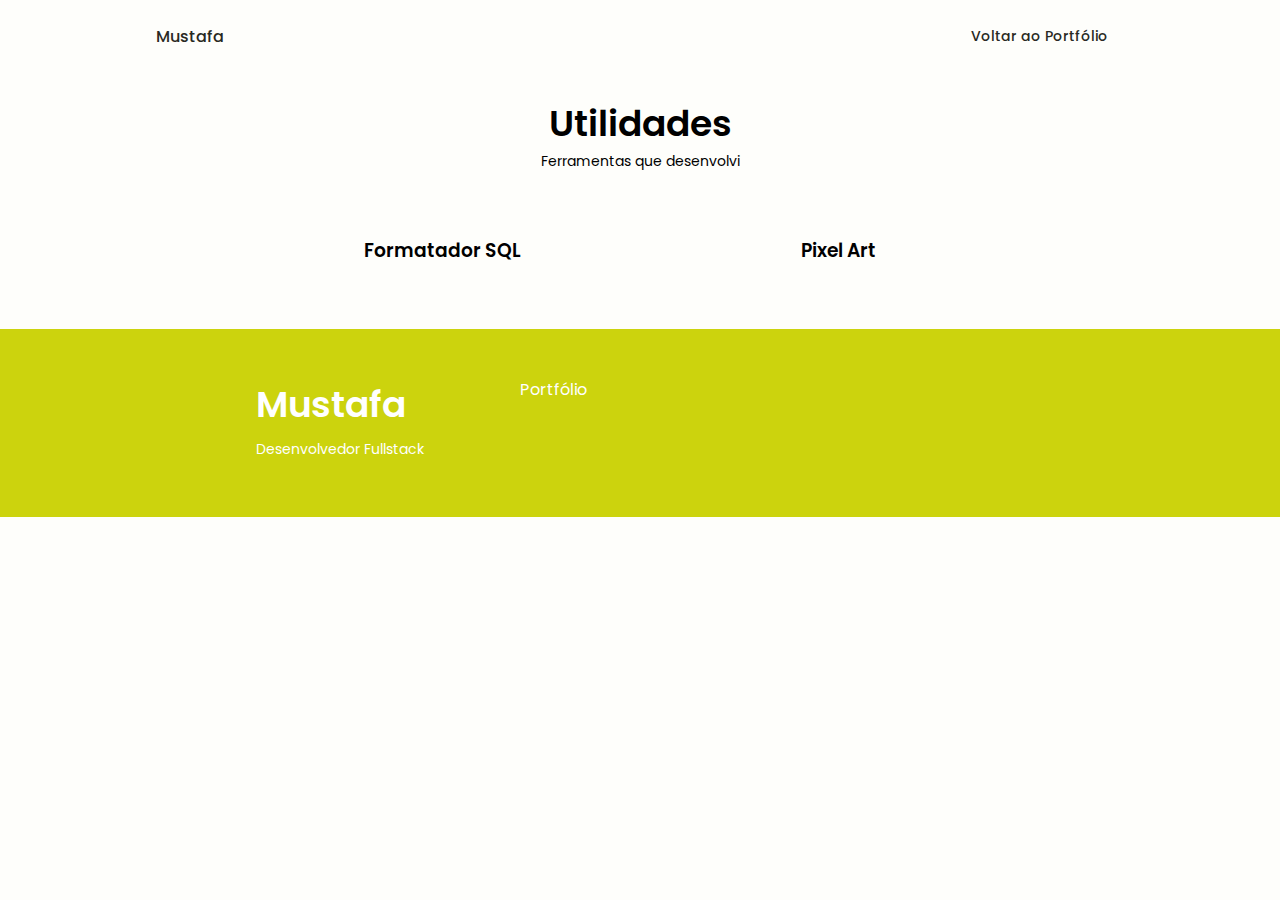
<file: utilidades.html>
<!DOCTYPE html>
<html lang="pt-br">
  <head>
    <meta charset="UTF-8" />
    <meta http-equiv="X-UA-Compatible" content="IE=edge" />
    <meta name="viewport" content="width=device-width, initial-scale=1.0" />
    <title>Utilidades | Mustafa Neto</title>
    <link
      rel="stylesheet"
      href="https://unicons.iconscout.com/release/v4.0.0/css/line.css"
    />
    <link rel="stylesheet" href="./assets/css/style.css" />
    <style>
      .utilities__container {
        grid-template-columns: repeat(auto-fit, minmax(220px, 1fr));
      }
      .utilities__content {
        cursor: pointer;
        text-align: center;
      }
      .utilities__header {
        flex-direction: column;
        justify-content: center;
      }
      .utilities__header i {
        margin-bottom: 0.5rem;
      }
    </style>
  </head>
  <body>
    <header class="header" id="header">
      <nav class="nav container">
        <a href="index.html" class="nav__logo">Mustafa</a>
        <div class="nav__menu" id="nav-menu">
          <ul class="nav__list grid">
            <li class="nav__item">
              <a href="index.html" class="nav__link">
                <i class="uil uil-estate nav__icon"></i>
                Voltar ao Portfólio
              </a>
            </li>
          </ul>
          <i class="uil uil-times nav__close" id="nav-close"></i>
        </div>
        <div class="nav__btns">
          <i class="uil uil-moon change-theme" id="theme-button"></i>
          <div class="nav__toggle" id="nav-toggle">
            <i class="uil uil-apps"></i>
          </div>
        </div>
      </nav>
    </header>
    <main class="main">
      <section class="utilities section" id="utilities">
        <h2 class="section__title">Utilidades</h2>
        <span class="section__subtitle">Ferramentas que desenvolvi</span>
        <div class="utilities__container container grid">
          <a href="formatador_sql.html" class="utilities__content">
            <div class="utilities__header">
              <i class="uil uil-database utilities__icon"></i>
              <h3 class="utilities__title">Formatador SQL</h3>
            </div>
          </a>
          <a href="pixel_art_generator.html" class="utilities__content">
            <div class="utilities__header">
              <i class="uil uil-brush-alt utilities__icon"></i>
              <h3 class="utilities__title">Pixel Art</h3>
            </div>
          </a>
        </div>
      </section>
    </main>
    <footer class="footer">
      <div class="footer__bg">
        <div class="footer__container container grid">
          <div>
            <h1 class="footer__title">Mustafa</h1>
            <span class="footer__subtitle"> Desenvolvedor Fullstack </span>
          </div>
          <ul class="footer__links">
            <li>
              <a href="index.html" class="footer__link">Portfólio</a>
            </li>
          </ul>
          <div class="footer__socials">
            <a
              href="https://github.com/mustafaneto"
              target="_blank"
              class="footer__social"
              ><i class="uil uil-github-alt"></i
            ></a>
            <a
              href="https://www.linkedin.com/in/mustafaneto/"
              target="_blank"
              class="footer__social"
              ><i class="uil uil-linkedin-alt"></i
            ></a>
          </div>
        </div>
      </div>
    </footer>
    <a href="#" class="scrollup" id="scroll-up">
      <i class="uil uil-arrow-up scrollup__icon"></i>
    </a>
    <script src="./assets/js/main.js"></script>
  </body>
</html>
</file>
<file: assets/css/style.css>
@import url("https://fonts.googleapis.com/css2?family=Poppins:wght@400;500;600&display=swap");

:root {
  --header-heigth: 3rem;
  --hue-color: 62;

  --first-color: hsl(var(--hue-color), 88%, 44%);
  --first-color-second: hsl(var(--hue-color), 69%, 61%);
  --first-color-alt: hsl(var(--hue-color), 57%, 53%);
  --first-color-lighter: hsl(var(--hue-color), 88%, 44%);
  --title-color: hsl(var(--hue-color), 8%, 15%);
  --text-color: hsl(var(--hue-color), 8%, 0%);
  --text-color-light: hsl(var(--hue-color), 8%, 65%);
  --input-color: hsl(var(--hue-color), 70%, 96%);
  --body-color: hsl(var(--hue-color), 60%, 99%);
  --social-color: hsl(var(--hue-color), 8%, 0%);
  --container-color: #fff;
  --scroll-bar-color: hsl(var(--hue-color), 12%, 90%);
  --scroll-thumb-color: hsl(var(--hue-color), 88%, 44%);

  --body-font: "Poppins", sans-serif;

  --big-font-size: 2rem;
  --h1-font-size: 1.5rem;
  --h2-font-size: 1.25rem;
  --h3-font-size: 1.125rem;
  --normal-font-size: 0.938rem;
  --small-font-size: 0.813rem;
  --smaller-font-size: 0.75rem;

  --font-medium: 500;
  --font-semi-bold: 600;

  --mb-0-25: 0.25rem;
  --mb-0-5: 0.5rem;
  --mb-0-75: 0.75rem;
  --mb-1: 1rem;
  --mb-1-5: 1.5rem;
  --mb-2: 2rem;
  --mb-2-5: 2.5rem;
  --mb-3: 3rem;

  --z-tooltip: 10;
  --z-fixed: 100;
  --z-modal: 1000;
}

body.dark-theme{

  --first-color-second: hsl(var(--hue-color), 88%, 44%);
  --title-color: hsl(var(--hue-color), 8%, 95%);
  --text-color: hsl(var(--hue-color), 8%, 75%);
  --social-color: hsl(var(--hue-color), 8%, 0%);
  --input-color: hsl(var(--hue-color), 29%, 16%);
  --body-color: hsl(var(--hue-color), 28%, 12%);
  --container-color: hsl(var(--hue-color), 29%, 16%);
  --scroll-bar-color: hsl(var(--hue-color), 12%, 48%);
  --scroll-thumb-color: hsl(var(--hue-color), 88%, 44%);
}

@media screen and (min-width: 968px) {
  :root {
    --big-font-size: 3rem;
    --h1-font-size: 2.25rem;
    --h2-font-size: 1.5rem;
    --h3-font-size: 1.25rem;
    --normal-font-size: 1rem;
    --small-font-size: 0.875rem;
    --smaller-font-size: 0.813rem;
  }
}

* {
  box-sizing: border-box;
  padding: 0;
  margin: 0;
}

html {
  scroll-behavior: smooth;
}

body {
  margin: 0 0 var(--header-heigth) 0;
  font-family: var(--body-font);
  font-size: var(--normal-font-size);
  background-color: var(--body-color);
  color: var(--text-color);
}

h1,
h2,
h3,
h4 {
  color: var(--text-color);
  font-weight: var(--font-semi-bold);
}

ul {
  list-style: none;
}

a {
  text-decoration: none;
}

img {
  max-width: 100%;
  height: auto;
}

.section {
  padding: 2rem 0 4rem;
}

.section__title {
  font-size: var(--h1-font-size);
}

.section__subtitle {
  display: block;
  font-size: var(--small-font-size);
  margin-bottom: var(--mb-3);
}

.section__title,
.section__subtitle {
  text-align: center;
}

.container {
  max-width: 768px;
  margin-left: var(--mb-1-5);
  margin-right: var(--mb-1-5);
}

.grid {
  display: grid;
  gap: 1.5rem;
}

.header {
  width: 100%;
  position: fixed;
  bottom: 0;
  left: 0;
  z-index: var(--z-fixed);
  background-color: var(--body-color);
}

.nav {
  max-width: 968px;
  height: var(--header-heigth);
  display: flex;
  justify-content: space-between;
  align-items: center;
}

.nav__logo,
.nav__toggle {
  color: var(--title-color);
  font-weight: var(--font-medium);
}

.nav__logo:hover {
  color: var(--first-color);
}

.nav__toggle {
  font-size: 1.1rem;
  cursor: pointer;
}

.nav__toggle:hover {
  color: var(--first-color);
}

@media screen and (max-width: 767px) {
  .nav__menu {
    position: fixed;
    bottom: -100%;
    left: 0;
    width: 100%;
    background-color: var(--body-color);
    padding: 2rem 1.5rem 4rem;
    box-shadow: 0 -1px 4px rgba(0, 0, 0, 0.15);
    border-radius: 1.5rem 1.5rem 0 0;
    transition: 0.3s;
  }
}

.nav__list {
  grid-template-columns: repeat(3, 1fr);
  gap: 2rem;
}

.nav__link {
  display: flex;
  flex-direction: column;
  align-items: center;
  font-size: var(--small-font-size);
  color: var(--title-color);
  font-weight: var(--font-medium);
}

.nav__link:hover {
  color: var(--first-color);
}

.nav__icon {
  font-size: 1.2rem;
}

.nav__close {
  position: absolute;
  right: 1.3rem;
  bottom: 0.5rem;
  font-size: 1.5rem;
  cursor: pointer;
  color: var(--first-color);
}

.nav__close:hover {
  color: var(--first-color-alt);
}

.show-menu {
  bottom: 0;
}

.home__container {
  gap: 1rem;
}

.home__content {
  grid-template-columns: 0.5fr 3fr;
  padding-top: 3.5rem;
  align-items: center;
}

.home__social {
  display: grid;
  grid-template-columns: max-content;
  row-gap: 1rem;
}

.home__social-icon {
  font-size: 1.25rem;
  color: var(--text-color);
}
.home__social-icon:hover {
  color: var(--first-color-second);
}

.home__social:hover {
  color: var(--first-color-alt);
}

.home__blob {
  width: 200px;
  fill: var(--first-color-lighter);
}

.home__blob-img {
  width: 300px;
}

.home__data {
  grid-column: 1/3;
}

.home__title {
  font-size: var(--big-font-size);
}

.home__subtitle {
  font-size: var(--h3-font-size);
  color: var(--text-color);
  font-weight: var(--font-medium);
  margin-bottom: var(--mb-0-75);
}

.home__description {
  margin-bottom: var(--mb-2);
}

.home__scroll {
  display: none;
}

.home__scroll-button {
  color: var(--first-color);
  transition: 0.3s;
}

.home__scroll-button:hover {
  transform: translateY(0.25rem);
}

.home__scroll-mouse {
  font-size: 2rem;
}

.home__scroll-name {
  font-size: var(--small-font-size);
  color: var(--title-color);
  font-weight: var(--font-medium);
  margin-right: var(--mb-0-25);
}

.home__scroll-arrow {
  font-size: 1.25rem;
}

.button {
  display: inline-block;
  background-color: var(--first-color);
  color: #fff;
  padding: 1rem;
  border-radius: .5rem;
  font-weight: var(--font-medium);
}

.button:hover{
  background-color: var(--first-color-alt);
}

.button__icon{
  font-size: 1.25rem;
  margin-left: var(--mb-0-5);
  transition: .3s;
}

.button--flex{
  display: inline-flex;
  align-items: center;
}

.about__img {
  width: 200px;
  border-radius: .5rem;
  justify-self: center;
  align-self: center;
}

.about__description {
  text-align: center;
  margin-bottom: var(--mb-2-5);
}

.about__info{
  display: flex;
  justify-content: space-evenly;
  margin-bottom: var(--mb-2-5);
}

.about__info-title {
  font-size: var(--h2-font-size);
  font-weight: var(--font-semi-bold);
  color: var(--title-color);
}

.about__info.name{
  font-size: var(--smaller-font-size);
}

.about__info-title, .about__info-name{
  display: block;
  text-align: center;
}

.about__buttons{
  display: flex;
  justify-content: center;
}

.skills__container{
  row-gap: 0;
}

.skills_header{
  display: flex;
  align-items: center;
  margin-bottom: var(--mb-2-5);
  cursor: pointer;
}

.skills__icon, .skills__arrow{
  font-size: 2rem;
  color: var(--first-color);
}

.skills__icon{
  margin-right: var(--mb-0-75);
}

.skills__title{
  font-size: var(--h3-font-size);
}

.skills__subtitle{
  font-size: var(--small-font-size);
  color: var(--text-color-light);
}

.skills__arrow{
  margin-left: auto;
  transition: .4s;
}

.skills__list{
  row-gap: 1.5rem;
  padding-left: 2.7rem;
}

.skills__titles{
  display: flex;
  justify-content: space-between;
  margin-bottom: var(--mb-0-5);
}

.skills__name{
  font-size: var(--normal-font-size);
  font-weight: var(--font-medium);
}

.skills__bar, .skills__percentage{
  height: 5px;
  border-radius: .25rem;
}

.skills__bar{
  background-color: var(--first-color-lighter);
}

.skills__percentage{
  display: block;
  background-color: var(--first-color);
}

.skills__html{
  width: 70%;
}
.skills__vue{
  width: 80%;
}
.skills__css{
  width: 70%;
}
.skills__js{
  width: 60%;
}
.skills__csharp{
  width: 40%;
}
.skills__mysql{
  width: 60%;
}
.skills__canva{
  width: 90%;
}
.skills__photoshop{
  width: 75%;
}

.skills__close .skills__list {
 height: 0;
 overflow: hidden;
}

.skills__open .skills__list {
 height: max-content;
 margin-bottom: var(--mb-2-5);
}

.skills__open .skills__arrow {
 transform: rotate(-180deg);
}

.qualification__tabs {
  display: flex;
  justify-content: space-evenly;
  margin-bottom: var(--mb-2);
}

.qualification__button{
  font-size: var(--h3-font-size);
  font-weight: var(--font-medium);
  cursor: pointer;
}

.qualification__button:hover{
  color: var(--first-color);
}

.qualification__icon{
  font-size: 1.8rem;
  margin-right: var(--mb-0-25);
}

.qualification__data{
  display: grid;
  grid-template-columns: 1fr max-content 1fr;
  column-gap: 1.5rem;
}

.qualification__title{
  font-size: var(--normal-font-size);
  font-weight: var(--font-medium);
}

.qualification__subtitle{
  display: inline-block;
  font-size: var(--small-font-size);
  margin-bottom: var(--mb-1);
}

.qualification__calendar{
  font-size: var(--smaller-font-size);
  color: var(--text-color-light);
}

.qualification__rounder{
  display: inline-block;
  width: 13px;
  height: 13px;
  background-color: var(--first-color);
  border-radius: 50%;
}

.qualification__line{
  display: block;
  width: 1px;
  height: 100%;
  background-color: var(--first-color);
  transform: translate(6px,-7px);
}

.qualification [data-content] {
  display: none;
}

.qualification__active[data-content] {
  display: block;
}

.qualification__button.qualification__active{
  color: var(--first-color);
}

.services__container{
  gap:1.5rem;
  grid-template-columns: repeat(2,1fr);
}

.services__content{
  position: relative;
  background-color: var(--container-color);
  padding: 3.5rem .5rem 1.25rem 1.5rem;
  border-radius: .25rem;
  box-shadow: 0 2px 4px rgba(0, 0, 0, 0.15);
  transition: .3s;
}

.services__content:hover{
  box-shadow: 0 4px 8px rgba(0, 0, 0, 0.15);
}

.services__icon{
  display: block;
  font-size: 1.5rem;
  color: var(--first-color);
  margin-bottom: var(--mb-1);
}

.services__title{
  font-size: var(--h3-font-size);
  margin-bottom: var(--mb-1);
  font-weight: var(--font-medium);
}

.services__button{
  cursor: pointer;
  font-size: var(--small-font-size);

}

.button--small{
  padding: .75rem 1rem;
}

.button--link{
  padding: 0;
  background-color: transparent;
  color: var(--first-color);
}

.button--link:hover{
  background-color: transparent;
  color: var(--first-color-alt);
}

.services__button:hover .button__icon{
  transform: translateX(.25rem);
}

.services__modal{
  position: fixed;
  top:0;
  left: 0;
  right: 0;
  bottom: 0;
  background-color: rgba(0, 0, 0, 0.5);
  display: flex;
  align-items: center;
  justify-content: center;
  padding: 0 1rem;
  z-index: var(--z-modal);
  opacity: 0;
  visibility: hidden;
  transition: .3s;
}

.services__modal-content{
  position: relative;
  background-color: var(--container-color);
  padding: 1.5rem;
  border-radius: .5rem;
}

.services__modal-services{
  row-gap: 1rem;
}

.services__modal-service{
  display: flex;
}

.services__modal-title{
  font-size: var(--h3-font-size);
  font-weight: var(--font-medium);
  margin-bottom: var(--mb-1-5);
}

.services__modal-close{
  position: absolute;
  top: 1rem;
  right: 1rem;
  font-size: 1.5rem;
  color: var(--first-color);
  cursor: pointer;
}

.services__modal-icon{
  color: var(--first-color);
  margin-right: var(--mb-0-25);
}

.active-modal{
  opacity: 1;
  visibility: visible;
}

.portfolio__container {
  overflow: initial;
}

.portfolio__content {
  padding: 0 1.5rem;
}

.portfolio__img{
  width: 265px;
  border-radius: .5rem;
  justify-self: center;
}

.portfolio__title{
  font-size: var(--h3-font-size);
  margin-bottom: var(--mb-0-5);
}

.portfolio__description {
  margin-bottom: var(--mb-0-75);
}

.portfolio__button:hover .button__icon {
  transform: translateX(.25rem);
}

.swiper-button-next::after, 
.swiper-button-prev::after {
  content: '';
}

.swiper-portfolio-icon{
  font-size: 2rem;
  color: var(--first-color);
}

.swiper-button-prev{
  left: -.5rem;
}

.swiper-button-next{
  right: -.5rem;
}

.swiper-horizontal > .swiper-pagination-bullets{
  bottom: -2.5rem;
}

.swiper-pagination-bullet-active {
  background-color: var(--first-color);
}

.swiper-button-prev, 
.swiper-button-next,
.swiper-pagination-bullet{
  outline: none;
}

.project{
  text-align: center;
}

.project__bg{
  background-color: var(--first-color);
  padding-top: 3rem;
}

.project__title{
  font-size: var(--h2-font-size);
  margin-bottom: var(--mb-0-75);
}

.project__description{
  margin-bottom: var(--mb-1-5);
}

.project__title, 
.project__description {
  color: #fff;
}

.project__img{
  width: 150px;
  justify-self: center;
}

.button--white{
  background-color: #fff;
  color: var(--first-color);
}

.button--white:hover{
  background-color: #fff;
}

.contact__container{
  row-gap: 3rem;
}

.contact__information{
  display: flex;
  margin-bottom: var(--mb-2);
}

.contact__icon{
  font-size: 2rem;
  color:var(--first-color);
  margin-right: var(--mb-0-75);
}

.contact__title{
  font-size: var(--h3-font-size);
  font-weight: var(--font-medium);
}

.contact__subtitle{
  font-size: var(--small-font-size);
  color: var(--text-color-light);
}

.contact__content{
  background-color: var(--input-color);
  border-radius: .5rem;
  padding: .75rem 1rem .25rem;
}

.contact__label{
  font-size: var(--normal-font-size);
  color: var(--title-color);
}

.contact__input{
  width: 100%;
  background-color: var(--input-color);
  color: var(--text-color);
  font-family: var(--body-font);
  font-size: var(--normal-font-size);
  border: none;
  outline: none;
  padding: .25rem .5rem .5rem 0;
}

.footer{
  padding-top: 2rem;
}

.footer__container{
  row-gap: 3.5rem;
}

.footer__bg{
  background-color: var(--first-color);
  padding: 2rem 0 3rem;
}

.footer__title{
  font-size: var(--h1-font-size);
  margin-bottom: var(--mb-0-25);
}

.footer__subtitle{
  font-size: var(--small-font-size);
}

.footer__links{
  display: flex;
  flex-direction: column;
  row-gap: 1.5rem;
}

.footer__link:hover{
  color: var(--social-color);
}

.footer__social{
  font-size: 1.25rem;
  margin-right: var(--mb-1-5);
}

.footer__social:hover{
  color: var(--social-color);
}

.footer__title,
.footer__subtitle,
.footer__link,
.footer__social{
  color: #fff;
}

.active-link{
  color: var(--first-color);
}

.scroll-header{
  box-shadow: 0 -1px 4px rgba(0, 0, 0, 0.15);
}

.scrollup{
  position: fixed;
  right: 1rem;
  bottom: -20%;
  background-color: var(--first-color);
  opacity: .8;
  padding: 0 .3rem;
  border-radius: .4rem;
  z-index: var(--z-tooltip);
  transition: .4s;
}

.scrollup:hover{
  background-color: var(--first-color-second);
}

.scrollup__icon{
  font-size: 1.5rem;
  color: #fff;
}

.show-scroll{
  bottom: 5rem;
}

.nav__btns{
  display: flex;
  align-items: center;
}

.change-theme{
  font-size: 1.25rem;
  color: var(--title-color);
  margin-right: var(--mb-1);
  cursor: pointer;
}

.change-theme:hover{
  color: var(--first-color);
}

::-webkit-scrollbar{
  width: .60rem;
  background-color: var(--scroll-bar-color);
  border-radius: .5rem;
}

::-webkit-scrollbar-thumb{
  background-color: #000;
  border-radius: .5rem;
}
::-webkit-scrollbar-thumb:hover{
  background-color: var(--scroll-thumb-color);
  cursor: pointer;
}

@media screen and (max-width: 350px) {
  .container{
    margin-left: var(--mb-1);
    margin-right: var(--mb-1);
  }

  .nav__menu{
    padding: 2rem .25rem 4rem;
  }

  .nav__list{
    column-gap: 0;
  }

  .home__content{
    grid-template-columns: .25fr 3fr;
  }

  .home__blob{
    width: 180px;
  }

  .skills__title{
    font-size: var(--normal-font-size);
  }

  .qualification__data{
    gap: .5rem;
  }

  .services__container{
    grid-template-columns: max-content;
    justify-content: center;
  }

  .services__content{
    padding-right: 3.5rem;
  }

  .services__modal{
    padding: 0 .5rem;
  }

  .project__img{
    width: 200px;
  }
}

@media screen and (min-width: 568px) {
  .home__content{
    grid-template-columns: max-content 1fr 1fr;
  }

  .home__data{
    grid-column: initial;
  }

  .home__img{
    order: 1;
    justify-self: center;
  }

  .about__container, 
  .skills__container,
  .portfolio__content,
  .project__container, 
  .footer__container{
    grid-template-columns: repeat(2, 1fr);
  }

  .qualification__sections{
    display: grid;
    grid-template-columns: .6fr;
    justify-content: center;
  }
}

@media screen and (min-width: 768px) {
  .container{
    margin-left: auto;
    margin-right: auto;
  }

  body{
    margin: 0;
  }

  .section{
    padding: 6rem 0 2rem;
  }
  .section__subtitle{
    margin-bottom: 4rem;
  }

  .header{
    top: 0;
    bottom: initial;

  }

  .header,
  .main,
  .footer__container{
    padding: 0 1rem;
  }

  .nav{
    height: calc(var(--header-heigth) + 1.5rem);
    column-gap: 1rem;
  }

  .nav__icon,
  .nav__close,
  .nav__toggle{
    display: none;
  }

  .nav__list{
    display: flex;
    column-gap: 2rem;
  }

  .nav__menu{
    margin-left: auto;
  }

  .change-theme{
    margin: 0;
  }

  .home__container{
    row-gap: 5rem;
  }

  .home__content{
    padding-top: 5.5rem;
    column-gap: 2rem;
  }

  .home__blob{
    width: 270px;
  }

  .home__scroll{
    display: block;
  }

  .home__scroll-button{
    margin-left: 3rem;
  }

  .about__container{
    column-gap: 5rem;
  }

  .about__img{
    width: 350px;
  }

  .about__description{
    text-align: center;
  }

  .about__info{
    justify-content: space-between;
  }

  .about__buttons{
    justify-content: initial;
  }

  .qualification__tabs{
    justify-content: center;
  }

  .qualification__button{
    margin: 0 var(--mb-1);
  }

  .qualification__sections{
    grid-template-columns: .5fr;
  }

  .services__container{
    grid-template-columns: repeat(3, 218px);
    justify-content: center;
  }

  .services__icon{
    font-size: 2rem;
  }

  .services__content{
    padding: 6rem 0 2rem 2.5rem;
  }

  .services__modal-content{
    width: 450px;
  }

  .portfolio__img{
    width: 320px;
  }

  .portfolio__content{
    align-items: center;
  }

  .project{
    text-align: initial;
  }

  .project__bg{
    background: none;
  }

  .project__container{
    background-color: var(--first-color);
    border-radius: 1rem;
    padding: 3rem 2.5rem 0;
    grid-template-columns: 1fr max-content;
    column-gap: 3rem;
  }

  .project__data{
    padding-top: .8rem;
  }

  .contact__container{
    display: flex;
    flex-direction: row;
    column-gap: 4rem;
  }

  .footer__container{
    grid-template-columns: repeat(3, 1fr);
  }

  .footer__bg{
    padding: 3rem 0 3.5rem;
  }

  .footer__links{
    flex-direction: row;
    column-gap: 2rem;
  }

  .footer-socials{
    justify-self: flex-end;
  }
  
}

@media screen and (min-width: 1024px){
  .header,
  .main,
  .footer__container{
    padding: 0;
  }

  .home__blob{
    width: 320px;
  }

  .home__social{
    transform: translateX(-6rem);
  }

  .services__container{
    grid-template-columns: repeat(3, 238px);
  }

  .portfolio__content{
    column-gap: 5rem;
  }

  .swiper-portfolio-icon{
    font-size: 3.5rem;
  }

  .swiper-button-prev{
    left: -3.5rem;
  }

  .swiper-button-next{
    right: -3.5rem;
  }

  .swiper-container-horizontal > .swiper-pagination-bullets{
    bottom: -4.5rem;
  }

  
}
</file>
